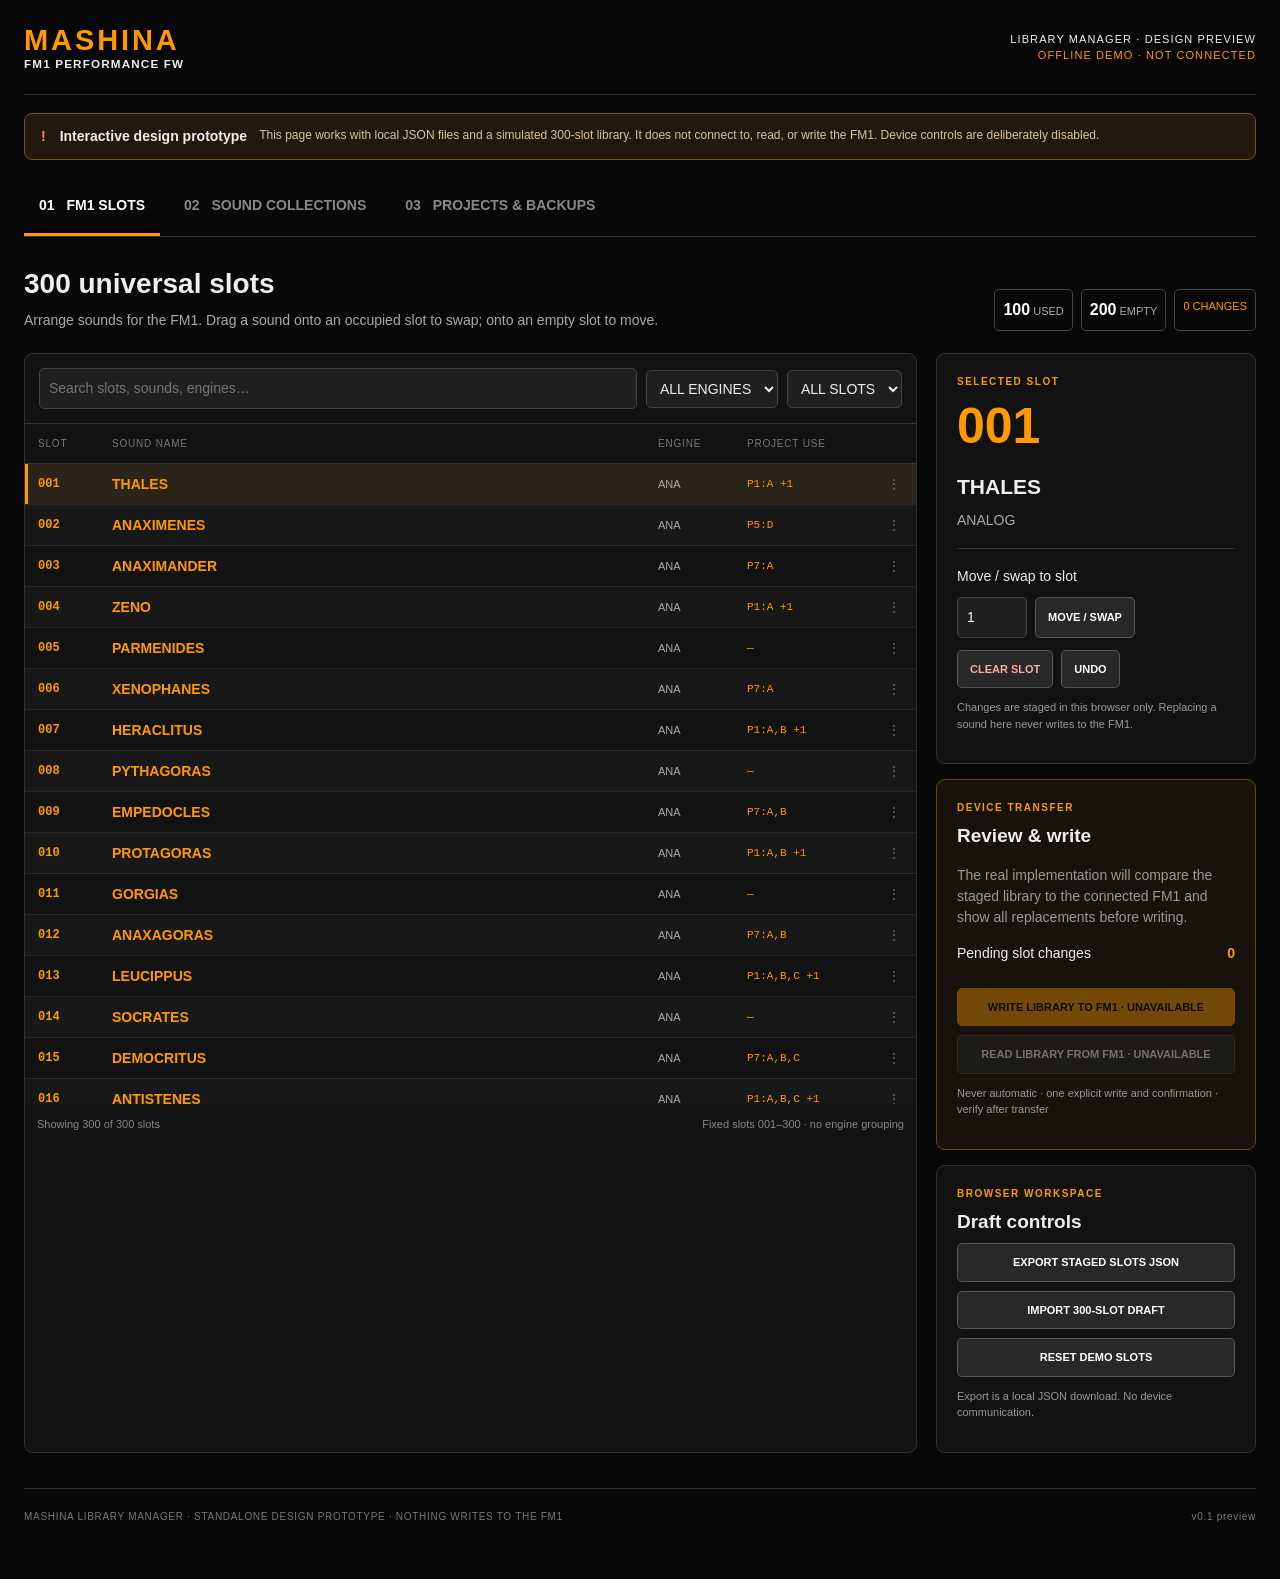
<file: web/library/index.html>
<!doctype html>
<html lang="en">
<head>
<meta charset="utf-8"><meta name="viewport" content="width=device-width,initial-scale=1">
<meta name="theme-color" content="#080808">
<title>MASHINA — Library Manager (Prototype)</title>
<link rel="stylesheet" href="style.css">
</head>
<body>
<div class="shell">
  <header class="masthead"><a class="brand" href="../"><span>MASHINA</span><small>FM1 PERFORMANCE FW</small></a><div class="mast-right"><span class="phase">LIBRARY MANAGER · DESIGN PREVIEW</span><span class="demo">OFFLINE DEMO · NOT CONNECTED</span></div></header>
  <div class="notice"><span class="notice-icon">!</span><div><strong>Interactive design prototype</strong><span>This page works with local JSON files and a simulated 300-slot library. It does not connect to, read, or write the FM1. Device controls are deliberately disabled.</span></div></div>
  <nav class="tabs" aria-label="Library sections"><button class="tab active" data-tab="device">01 <span>FM1 SLOTS</span></button><button class="tab" data-tab="collections">02 <span>SOUND COLLECTIONS</span></button><button class="tab" data-tab="projects">03 <span>PROJECTS & BACKUPS</span></button></nav>
  <main>
    <section class="panel active" id="tab-device" aria-label="FM1 slots">
      <div class="section-heading"><div><h1>300 universal slots</h1><p>Arrange sounds for the FM1. Drag a sound onto an occupied slot to swap; onto an empty slot to move.</p></div><div class="meta-pills"><span class="pill"><b id="usedCount">0</b> USED</span><span class="pill"><b id="emptyCount">300</b> EMPTY</span><span class="pill orange" id="dirtyCount">0 CHANGES</span></div></div>
      <div class="layout-device">
        <div class="main-card">
          <div class="toolbar"><input id="slotSearch" type="search" placeholder="Search slots, sounds, engines…" aria-label="Search slots"><select id="slotEngine" aria-label="Filter by engine"><option value="">ALL ENGINES</option></select><select id="slotStatus" aria-label="Filter by occupancy"><option value="all">ALL SLOTS</option><option value="used">OCCUPIED</option><option value="empty">EMPTY</option><option value="changed">CHANGED</option></select></div>
          <div class="table-heading"><span>SLOT</span><span>SOUND NAME</span><span>ENGINE</span><span>PROJECT USE</span><span></span></div>
          <div class="slot-list" id="slotList" role="list" aria-label="300 sound slots"></div>
          <div class="table-foot"><span id="slotShowing">Showing 300 slots</span><span>Fixed slots 001–300 · no engine grouping</span></div>
        </div>
        <aside class="side-stack">
          <div class="side-card"><div class="eyebrow">SELECTED SLOT</div><div class="slot-hero" id="selectedNumber">001</div><h2 id="selectedName">EMPTY</h2><div class="muted" id="selectedEngine">No sound assigned</div><div class="hr"></div><label for="destinationSlot">Move / swap to slot</label><div class="inline"><input id="destinationSlot" type="number" min="1" max="300" value="1"><button id="moveButton" class="ghost">MOVE / SWAP</button></div><div class="inline spaced"><button id="clearButton" class="ghost danger">CLEAR SLOT</button><button id="undoButton" class="ghost">UNDO</button></div><p class="tiny">Changes are staged in this browser only. Replacing a sound here never writes to the FM1.</p></div>
          <div class="side-card accent"><div class="eyebrow">DEVICE TRANSFER</div><h3>Review & write</h3><p class="muted">The real implementation will compare the staged library to the connected FM1 and show all replacements before writing.</p><div class="countline"><span>Pending slot changes</span><strong id="pendingCount">0</strong></div><button class="primary full" disabled title="Disabled in this design prototype">WRITE LIBRARY TO FM1 · UNAVAILABLE</button><button class="ghost full" disabled title="Disabled in this design prototype">READ LIBRARY FROM FM1 · UNAVAILABLE</button><p class="tiny">Never automatic · one explicit write and confirmation · verify after transfer</p></div>
          <div class="side-card"><div class="eyebrow">BROWSER WORKSPACE</div><h3>Draft controls</h3><div class="stack-buttons"><button class="ghost" id="exportSlots">EXPORT STAGED SLOTS JSON</button><button class="ghost" id="importSlots">IMPORT 300-SLOT DRAFT</button><button class="ghost" id="resetSlots">RESET DEMO SLOTS</button></div><p class="tiny">Export is a local JSON download. No device communication.</p></div>
        </aside>
      </div>
    </section>
    <section class="panel" id="tab-collections" aria-label="Sound collections">
      <div class="section-heading"><div><h1>Sound collections</h1><p>Combine sounds from any number of JSON files. Collections are independent of the FM1's 300 slots.</p></div><div class="meta-pills"><span class="pill"><b id="collectionCount">0</b> SOUNDS</span><span class="pill"><b id="fileCount">0</b> SOURCE FILES</span></div></div>
      <div class="collection-layout">
        <div class="main-card"><div class="toolbar"><input id="collectionSearch" type="search" placeholder="Search collected sounds…"><select id="collectionEngine"><option value="">ALL ENGINES</option></select><button class="primary" id="importCollections">+ IMPORT JSON FILES</button></div><div class="table-heading collected"><span>SELECT</span><span>SOUND</span><span>ENGINE</span><span>SOURCE</span><span></span></div><div id="collectionList" class="collection-list"></div><div class="table-foot"><span id="collectionShowing">0 sounds</span><span>Select multiple sounds to assign or export</span></div></div>
        <aside class="side-stack"><div class="side-card"><div class="eyebrow">COMBINE LIBRARIES</div><h3>One collection, many files</h3><p class="muted">Import MASHINA / Felucca JSON banks. Every sound retains its complete parameters and engine-specific data, including FM6 patches.</p><div class="stack-buttons"><button class="primary" id="importCollectionsSide">IMPORT ONE OR MORE JSON FILES</button><button class="ghost" id="exportCollection">EXPORT ALL AS ONE JSON</button><button class="ghost" id="exportSelected">EXPORT SELECTED AS JSON</button><button class="ghost danger" id="removeSelected">REMOVE SELECTED</button></div></div><div class="side-card"><div class="eyebrow">ASSIGN TO DEVICE DRAFT</div><h3>Sound → fixed slot</h3><p class="muted">Select one sound from the collection, enter a destination slot, and stage it in the FM1 layout.</p><label for="assignSlot">Destination slot</label><div class="inline"><input type="number" id="assignSlot" value="101" min="1" max="300"><button class="primary" id="assignSound">ASSIGN</button></div><p class="tiny">Assignment replaces the slot in the web draft only. It is not sent to your FM1.</p></div><div class="side-card"><div class="eyebrow">IMPORT SOURCES</div><div id="sourceList" class="source-list muted">No JSON files imported yet.</div></div></aside>
      </div>
    </section>
    <section class="panel" id="tab-projects" aria-label="Projects and backups"><div class="section-heading"><div><h1>Projects & backups</h1><p>Eight projects × four sections. Project sections reference sound slot numbers, not embedded sounds.</p></div><div class="meta-pills"><span class="pill"><b>8</b> PROJECTS</span><span class="pill"><b>32</b> SECTIONS</span></div></div>
      <div class="project-layout"><div class="main-card project-main"><div class="toolbar"><label for="projectSelect">PROJECT</label><select id="projectSelect"></select><label for="sectionSelect">SECTION</label><select id="sectionSelect"></select><span class="muted small">Demo data · no physical FM1 connection</span></div><div class="project-summary"><span class="eyebrow" id="projectLabel">PROJECT P1 · SECTION A</span><h2 id="projectTitle">Live section</h2><p>References are fixed slot numbers. Editing a library slot changes the sound that this section will play when loaded.</p></div><div class="table-heading trackhead"><span>TRACK</span><span>PRESET SLOT</span><span>ASSIGNED SOUND</span><span>MIDI CH</span></div><div id="projectTracks" class="track-list"></div><div class="project-foot">Track settings shown here illustrate the planned structure. Project editing and device backup transfer will be implemented with the firmware protocol.</div></div><aside class="side-stack"><div class="side-card"><div class="eyebrow">PORTABLE PROJECT DATA</div><h3>Export a template</h3><p class="muted">Project settings and referenced slot numbers, without sound data.</p><button class="ghost full" id="exportTemplate">EXPORT DEMO PROJECT TEMPLATE</button><button class="ghost full" id="importTemplate">IMPORT DEMO PROJECT TEMPLATE</button></div><div class="side-card"><div class="eyebrow">SELF-CONTAINED SETUP</div><h3>Full setup backup</h3><p class="muted">Eight projects, their sections, all settings, and a single copy of each referenced sound with its slot number.</p><div class="stack-buttons"><button class="ghost" id="exportBundle">EXPORT DEMO SETUP BUNDLE</button><button class="ghost" id="importBundle">IMPORT DEMO SETUP BUNDLE</button></div><p class="tiny">Imports and exports stage data in this browser only; firmware backup/restore is not implemented.</p></div><div class="side-card accent"><div class="eyebrow">DEVICE RESTORE</div><h3>Review before overwrite</h3><p class="muted">Future restore preview will list affected projects, sections and occupied sound slots. A single explicit confirmation starts the operation.</p><button disabled class="primary full">WRITE PROJECTS TO FM1 · UNAVAILABLE</button></div></aside></div>
    </section>
  </main>
  <footer> MASHINA LIBRARY MANAGER · STANDALONE DESIGN PROTOTYPE · NOTHING WRITES TO THE FM1 <span>v0.1 preview</span></footer>
</div>
<div id="toast" class="toast" role="status" aria-live="polite"></div>
<input id="filePicker" type="file" accept=".json,application/json" multiple hidden>
<dialog id="confirmDialog"><form method="dialog"><h2 id="dialogTitle">Confirm</h2><p id="dialogText"></p><div class="dialog-actions"><button value="cancel" class="ghost">CANCEL</button><button value="confirm" class="primary">CONFIRM</button></div></form></dialog>
<dialog id="usageDialog"><h2 id="usageTitle">PROJECT REFERENCES</h2><p id="usageText" class="usage-text"></p><form method="dialog"><div class="dialog-actions"><button class="primary">CLOSE</button></div></form></dialog>
<script src="app.js"></script>
</body>
</html>
</file>
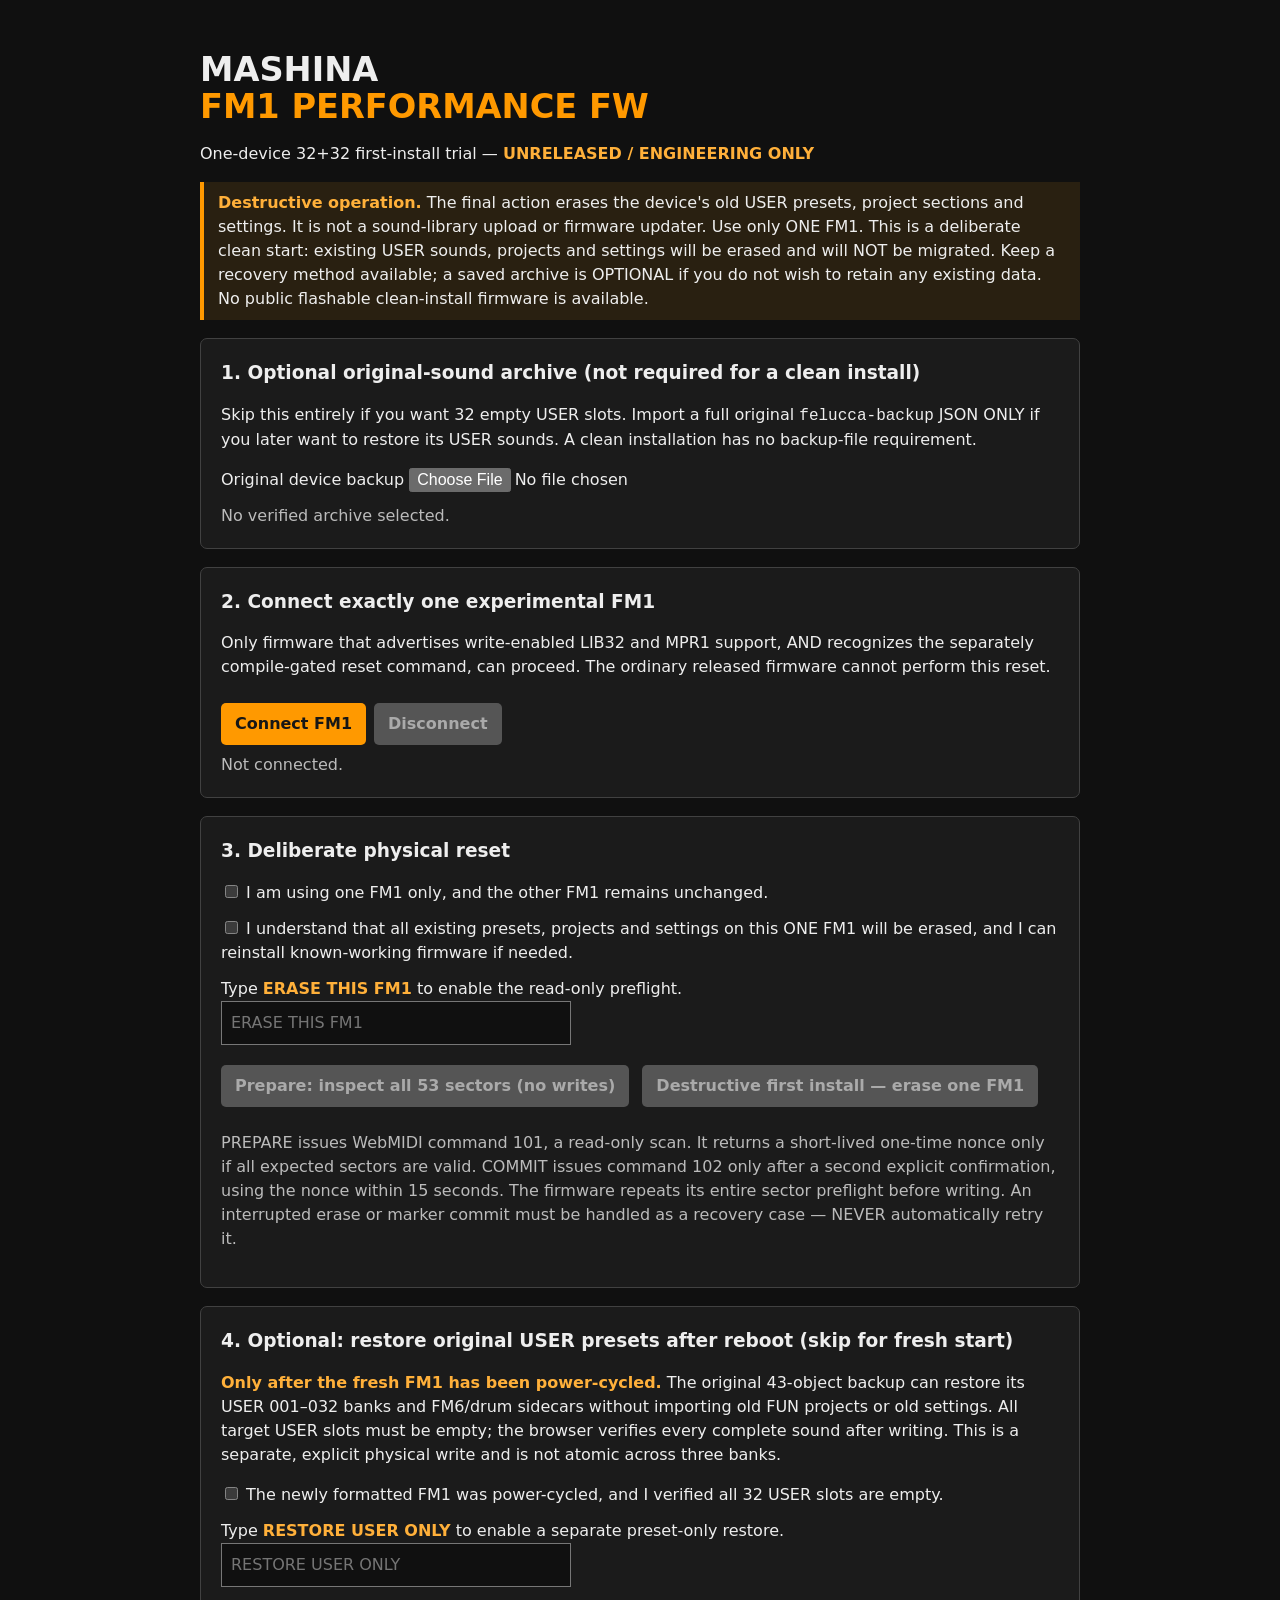
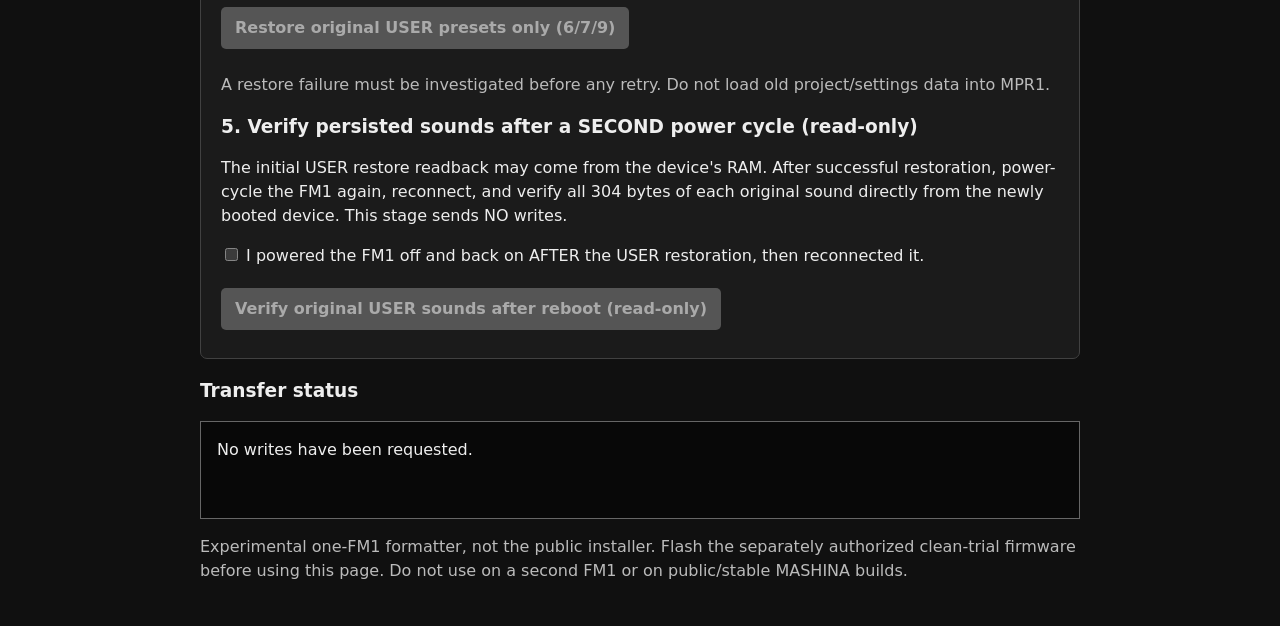
<file: web/clean-install-trial.html>
<!doctype html>
<html lang="en"><head><meta charset="utf-8"><meta name="viewport" content="width=device-width,initial-scale=1">
<title>MASHINA — one-device clean-install trial (UNRELEASED)</title>
<style>
:root{color-scheme:dark;font:16px system-ui,Arial,sans-serif;background:#101010;color:#eee}
body{max-width:880px;margin:0 auto;padding:28px 18px;line-height:1.5}
h1{font-size:2.1rem;line-height:1.12;margin-bottom:8px}h1 span{color:#ff9900}
h2{font-size:1.16rem;margin-top:0}
.panel{background:#1b1b1b;border:1px solid #414141;border-radius:7px;padding:20px;margin:18px 0}
.warning{border-left:4px solid #ff9900;padding:9px 14px;background:#292011}
label{display:block;margin:12px 0}
button,input[type=text],input[type=file]{font:inherit}
button{padding:9px 14px;background:#ff9900;color:#161616;border:0;border-radius:5px;font-weight:700;margin:8px 8px 8px 0}
button:disabled{background:#555;color:#aaa;cursor:not-allowed}
input[type=text]{padding:9px;background:#101010;color:#fff;border:1px solid #777;max-width:100%;width:330px}
small,.subtle{color:#bbb}
#status{white-space:pre-wrap;word-break:break-word;border:1px solid #666;background:#080808;padding:16px;min-height:64px}
strong{color:#ffb03a}
</style></head><body>
<h1>MASHINA<br><span>FM1 PERFORMANCE FW</span></h1>
<p>One-device 32+32 first-install trial — <strong>UNRELEASED / ENGINEERING ONLY</strong></p>
<p class="warning"><strong>Destructive operation.</strong> The final action erases the device's old USER presets, project sections and settings. It is not a sound-library upload or firmware updater. Use only ONE FM1. This is a deliberate clean start: existing USER sounds, projects and settings will be erased and will NOT be migrated. Keep a recovery method available; a saved archive is OPTIONAL if you do not wish to retain any existing data. No public flashable clean-install firmware is available.</p>
<section class="panel"><h2>1. Optional original-sound archive (not required for a clean install)</h2>
<p>Skip this entirely if you want 32 empty USER slots. Import a full original <code>felucca-backup</code> JSON ONLY if you later want to restore its USER sounds. A clean installation has no backup-file requirement.</p>
<label>Original device backup <input id="archive" type="file" accept=".json,application/json"></label>
<div id="archive-state" class="subtle">No verified archive selected.</div>
</section>
<section class="panel"><h2>2. Connect exactly one experimental FM1</h2>
<p>Only firmware that advertises write-enabled LIB32 and MPR1 support, AND recognizes the separately compile-gated reset command, can proceed. The ordinary released firmware cannot perform this reset.</p>
<button id="connect" type="button">Connect FM1</button><button id="disconnect" type="button" disabled>Disconnect</button>
<div id="device-state" class="subtle">Not connected.</div>
</section>
<section class="panel"><h2>3. Deliberate physical reset</h2>
<label><input type="checkbox" id="one-unit"> I am using one FM1 only, and the other FM1 remains unchanged.</label>
<label><input type="checkbox" id="rollback"> I understand that all existing presets, projects and settings on this ONE FM1 will be erased, and I can reinstall known-working firmware if needed.</label>
<label>Type <strong>ERASE THIS FM1</strong> to enable the read-only preflight.<br>
<input id="phrase" type="text" autocomplete="off" spellcheck="false" placeholder="ERASE THIS FM1"></label>
<button id="preflight" type="button" disabled>Prepare: inspect all 53 sectors (no writes)</button>
<button id="commit" type="button" disabled>Destructive first install — erase one FM1</button>
<p class="subtle">PREPARE issues WebMIDI command 101, a read-only scan. It returns a short-lived one-time nonce only if all expected sectors are valid. COMMIT issues command 102 only after a second explicit confirmation, using the nonce within 15 seconds. The firmware repeats its entire sector preflight before writing. An interrupted erase or marker commit must be handled as a recovery case — NEVER automatically retry it.</p>
</section>
<section class="panel"><h2>4. Optional: restore original USER presets after reboot (skip for fresh start)</h2>
<p><strong>Only after the fresh FM1 has been power-cycled.</strong> The original 43-object backup can restore its USER 001–032 banks and FM6/drum sidecars without importing old FUN projects or old settings. All target USER slots must be empty; the browser verifies every complete sound after writing. This is a separate, explicit physical write and is not atomic across three banks.</p>
<label><input id="fresh-boot" type="checkbox"> The newly formatted FM1 was power-cycled, and I verified all 32 USER slots are empty.</label>
<label>Type <strong>RESTORE USER ONLY</strong> to enable a separate preset-only restore.<br>
<input id="restore-phrase" type="text" autocomplete="off" spellcheck="false" placeholder="RESTORE USER ONLY"></label>
<button id="restore-users" type="button" disabled>Restore original USER presets only (6/7/9)</button>
<p class="subtle">A restore failure must be investigated before any retry. Do not load old project/settings data into MPR1.</p>
<h2>5. Verify persisted sounds after a SECOND power cycle (read-only)</h2>
<p>The initial USER restore readback may come from the device's RAM. After successful restoration, power-cycle the FM1 again, reconnect, and verify all 304 bytes of each original sound directly from the newly booted device. This stage sends NO writes.</p>
<label><input type="checkbox" id="post-restore-reboot"> I powered the FM1 off and back on AFTER the USER restoration, then reconnected it.</label>
<button id="verify-reboot" type="button" disabled>Verify original USER sounds after reboot (read-only)</button>
</section>
<h2>Transfer status</h2><div role="status" aria-live="polite" id="status">No writes have been requested.</div>
<p class="subtle">Experimental one-FM1 formatter, not the public installer. Flash the separately authorized clean-trial firmware before using this page. Do not use on a second FM1 or on public/stable MASHINA builds.</p>
<script type="module">
import {connectLibraryMidi} from "./presets-library-midi.mjs";
import {readBackup} from "./fm1backup.js";
import {restoreOriginalUserBanks,verifyOriginalUserBanksAfterReboot} from "./legacy-user-bank-restore.mjs";
const $=id=>document.getElementById(id);
let midi=null, validArchive=false, verifiedOriginal=null, authorizedFirmware=false, restoreCapable=false,nonce=null,preparedAt=0,busy=false,resetDone=false,restoreDone=false,verifiedAfterReboot=false;
const status=s=>{$("status").textContent=s;};
function invalidate(){nonce=null;preparedAt=0;$("commit").disabled=true;}
function canPrepare(){return !busy&&!resetDone&&authorizedFirmware&&$("one-unit").checked&&
  $("rollback").checked&&$("phrase").value==="ERASE THIS FM1";}
function refresh(){
 $("connect").disabled=busy;
 $("disconnect").disabled=busy||!midi;
 $("preflight").disabled=!canPrepare();
 $("restore-users").disabled=busy||restoreDone||!validArchive||!restoreCapable||!midi||!$("fresh-boot").checked||
   !$("one-unit").checked||!$("rollback").checked||$("restore-phrase").value!=="RESTORE USER ONLY";
 $("verify-reboot").disabled=busy||!validArchive||!restoreCapable||!midi||!$("post-restore-reboot").checked||verifiedAfterReboot;
 if(!canPrepare())invalidate();
}
async function request(cmd,args){
 if(!midi)throw Error("FM1 is not connected");
 return Uint8Array.from(await midi.request(cmd,args,{timeout:cmd===102?120000:60000,retries:0}));
}
$("archive").addEventListener("change",async e=>{
 validArchive=false;verifiedOriginal=null;verifiedAfterReboot=false;invalidate();
 const file=e.target.files?.[0];
 try{
  if(!file)throw Error("Select your original legacy JSON");
  const data=JSON.parse(await file.text());
  const backup=readBackup(data);
  if(backup.objects.length!==43)throw Error("Expected exactly 43 legacy objects");
  validArchive=true;verifiedOriginal=data;
  $("archive-state").textContent="Verified 43 legacy objects and individual CRC32 checksums: "+file.name;
  status("Optional original backup verified locally. It is NOT required for clean installation.");
 }catch(error){$("archive-state").textContent="Backup refused: "+error.message;status("No write authorized.");}
 refresh();
});
$("connect").addEventListener("click",async()=>{
 if(busy)return;busy=true;refresh();
 try{
  midi?.close();midi=null;authorizedFirmware=false;restoreCapable=false;invalidate();
  const candidate=await connectLibraryMidi();
  midi=candidate;
  const lib=await request(89,[]);
  const project=await request(95,[]);
  restoreCapable=lib.length===3&&lib[0]===1&&lib[1]===32&&lib[2]===1&&
    (project.length===3||project.length===4)&&project[0]===1&&project[1]===32&&project[2]===1;
  authorizedFirmware=restoreCapable&&project.length===4&&project[3]===1;
  $("device-state").textContent="Connected: "+candidate.name+"; "+(authorizedFirmware?
    "experimental write-enabled capabilities detected (a further read-only format preflight is required)":
    "no authorized formatter capability — reset disabled");
  status("Connected without writing. No erase requested.");
 }catch(err){midi?.close();midi=null;authorizedFirmware=false;status("Connect refused: "+err.message);}
 finally{busy=false;refresh();}
});
$("disconnect").addEventListener("click",()=>{
 midi?.close();midi=null;authorizedFirmware=false;invalidate();
 $("device-state").textContent="Disconnected.";status("Disconnected. No further writes possible.");refresh();
});
for(const id of ["one-unit","rollback","phrase"])$(id).addEventListener("input",()=>{invalidate();refresh();});
for(const id of ["fresh-boot","restore-phrase","post-restore-reboot"])$(id).addEventListener("input",refresh);
$("preflight").addEventListener("click",async()=>{
 if(!canPrepare())return;
 busy=true;invalidate();refresh();
 try{
  const response=await request(101,[]);
  if(response.length!==2 || response[0]!==0 || response[1]>127)
   throw Error("Firmware refused complete 53-sector preflight (code "+Array.from(response).join(",")+")");
  nonce=response[1];preparedAt=Date.now();
  status("Read-only 53-sector preflight ACCEPTED. No flash erase has occurred. To proceed, use the destructive confirmation within 15 seconds.");
  $("commit").disabled=false;
 }catch(error){status("Preflight BLOCKED: "+error.message+". Do not attempt COMMIT.");}
 finally{busy=false;refresh();if(nonce!==null&&canPrepare())$("commit").disabled=false;}
});
$("restore-users").addEventListener("click",async()=>{
 if(busy||!midi||!restoreCapable||!validArchive||!verifiedOriginal||
    !$("fresh-boot").checked||!$("one-unit").checked||!$("rollback").checked||
    $("restore-phrase").value!=="RESTORE USER ONLY")return;
 if(!confirm("RESTORE ORIGINAL USER SOUNDS ONLY\\n\\nThis writes USER banks 6/7 plus FM6/drum companions 9. It does not restore old project sections or device settings. Continue on the freshly formatted FM1?"))return;
 busy=true;refresh();
 try{
  const result=await restoreOriginalUserBanks((cmd,args,options)=>midi.request(cmd,args,options),
    verifiedOriginal,{authorized:true,progress:(i,n)=>status("USER-only restore: committed bank "+i+"/"+n+"; readback still required.")});
  restoreDone=true;
  $("post-restore-reboot").checked=false;
  status("INITIAL RESTORE READBACK PASSED for "+result.verifiedSounds+" USER sounds. Now POWER CYCLE and RECONNECT this FM1, check the post-restore reboot box, then run the separate READ-ONLY persistence verification. This is not yet a validated persistent restore.");
 }catch(error){status("STOP USER RESTORE: "+error.message+" The target might be partially restored. Do not retry automatically or restore old projects/settings.");}
 finally{busy=false;refresh();}
});
$("verify-reboot").addEventListener("click",async()=>{
 if(busy||!midi||!validArchive||!verifiedOriginal||!restoreCapable||
    !$("post-restore-reboot").checked||verifiedAfterReboot)return;
 busy=true;refresh();
 try{
  const result=await verifyOriginalUserBanksAfterReboot(
    (cmd,args,options)=>midi.request(cmd,args,options),verifiedOriginal);
  verifiedAfterReboot=true;
  status("POST-REBOOT READ-ONLY VERIFICATION PASSED: "+result.verifiedSounds+
    " original USER sounds with all 304 bytes including FM6/drum companions match the untouched archive. No device writes were performed. Independently audition the sounds before considering the trial complete.");
 }catch(error){
  status("POST-REBOOT VERIFICATION FAILED: "+error.message+
    ". No writes were sent by this verification. Preserve the archive and investigate; do NOT automatically retry restoration.");
 }finally{busy=false;refresh();}
});
$("commit").addEventListener("click",async()=>{
 if(!canPrepare()||nonce===null||Date.now()-preparedAt>12000){invalidate();status("Authorization expired. Repeat read-only preflight.");return;}
 const accepted=confirm("DESTRUCTIVE FIRST INSTALL\n\nThis will ERASE ALL old USER presets, projects and settings on ONE connected FM1 and start with 32 empty USER slots, 32 factory LIBRARY fallbacks, and eight empty projects. This is the fresh start you selected. Continue?");
 if(!accepted){invalidate();status("Cancelled; no destructive command sent.");return;}
 const ticket=nonce;invalidate();busy=true;refresh();
 try{
  const phrase=Array.from("MASHINA32",c=>c.charCodeAt(0));
  const response=await request(102,[...phrase,ticket]);
  if(response.length!==1 || response[0]!==0)throw Error("Firmware rejected/failed reset (response "+Array.from(response).join(",")+"). Do not retry before inspecting recovery state.");
  resetDone=true;
  status("Firmware reported completed one-device clean initialization. POWER CYCLE THIS FM1 before any edits/saves. Verify 32 empty USER slots, 32 compiled LIBRARY fallbacks and eight empty projects A–D. Do not re-run initialization.");
 }catch(error){status("STOP: "+error.message+" The formatter may have partially erased flash. Do not resend COMMIT or restart formatting automatically.");}
 finally{busy=false;refresh();}
});
refresh();
</script>
</body></html>
</file>
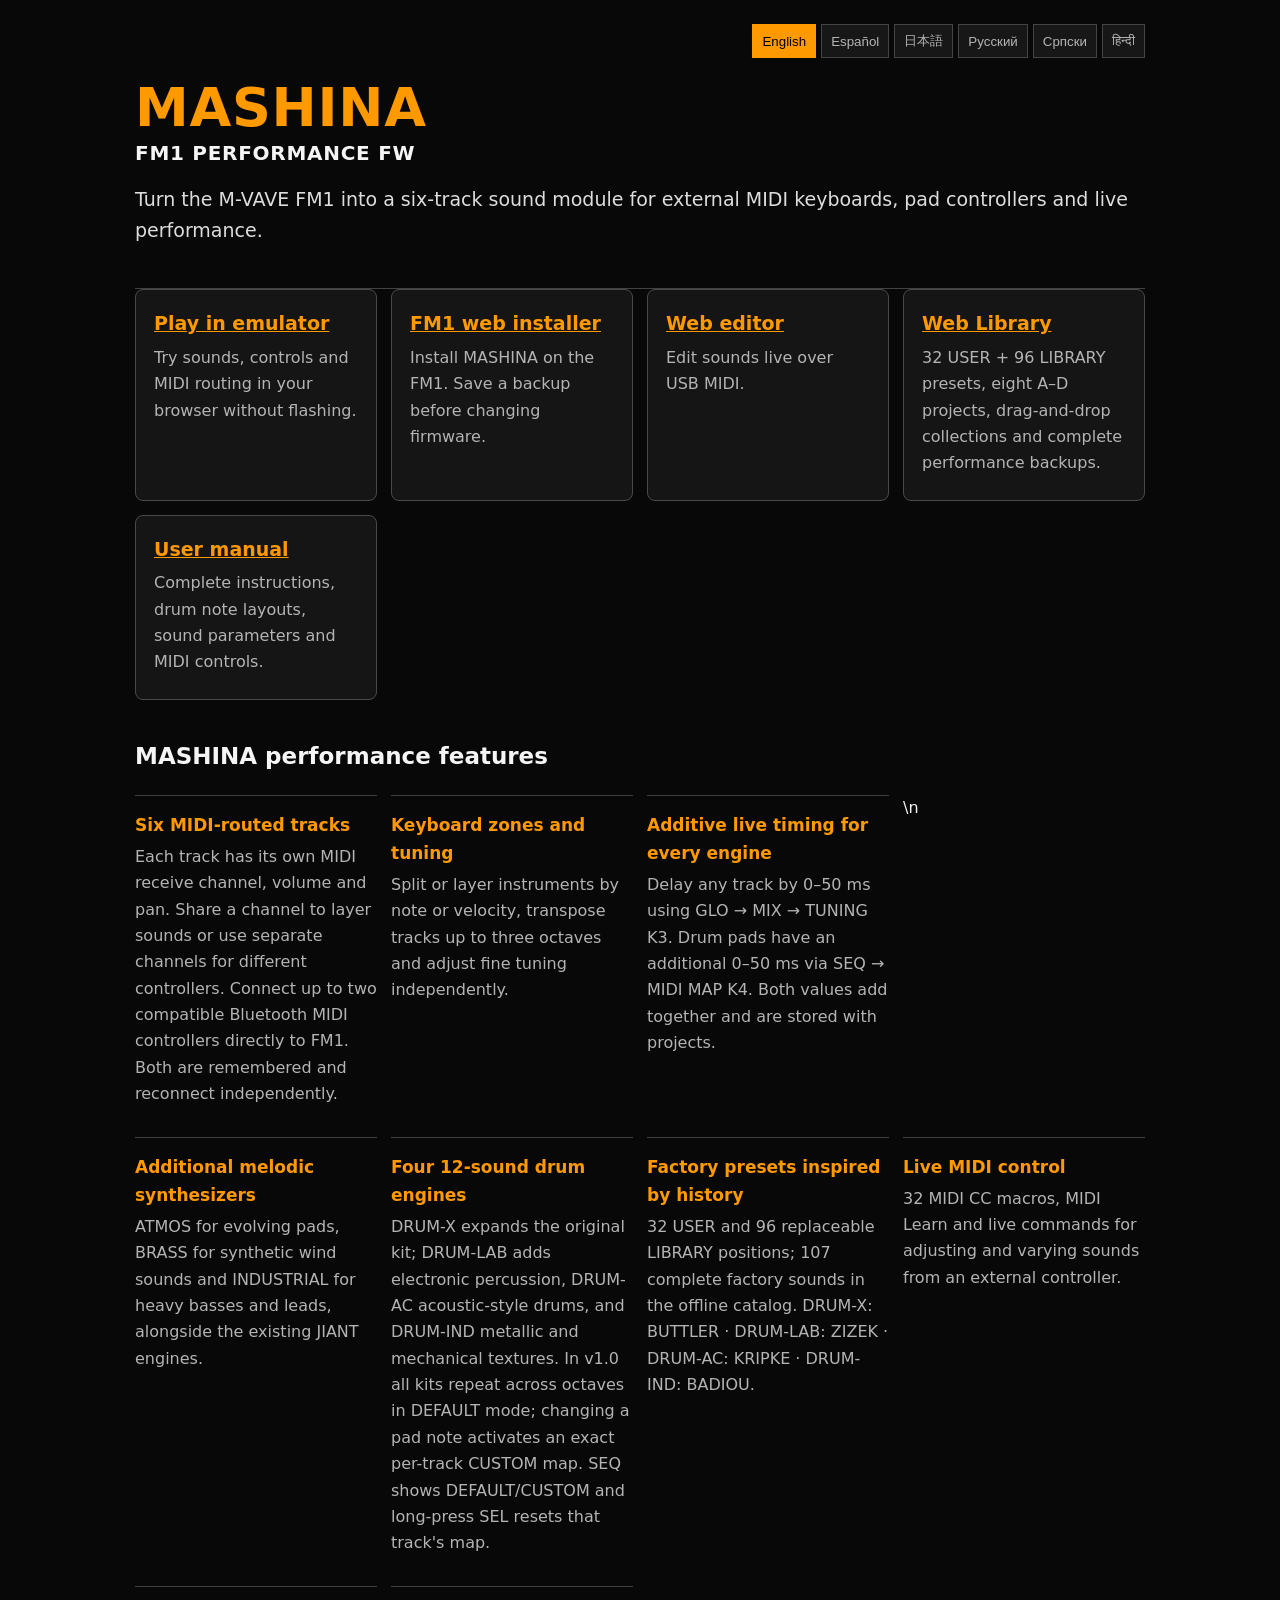
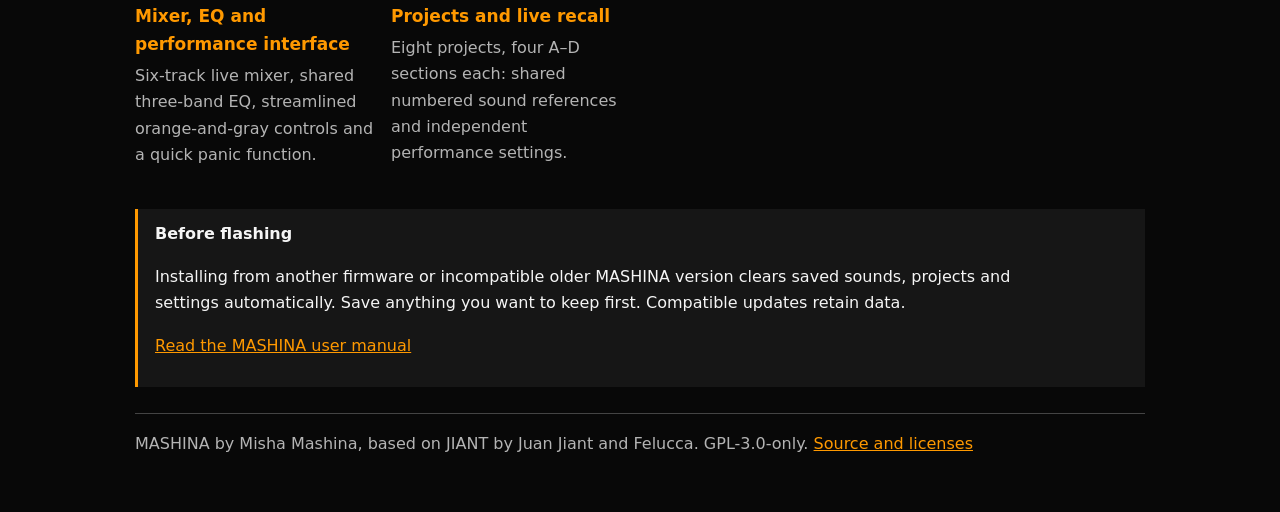
<file: web/drums-home.html>
<!doctype html>
<!-- SPDX-License-Identifier: GPL-3.0-only -->
<html lang="en"><head>
<meta charset="utf-8"><meta name="viewport" content="width=device-width,initial-scale=1">
<meta name="theme-color" content="#080808">
<title>MASHINA — FM1 PERFORMANCE FW</title>
<meta name="description" content="MASHINA v1.0: six-track M-VAVE FM1 performance firmware with new synthesizers, four drum engines, flexible MIDI control, EQ and live project recall.">
<style>
:root{color-scheme:dark;--fg:#f5f5f5;--dim:#b4b4b4;--accent:#ff9900;background:#080808;color:var(--fg);font:16px/1.65 system-ui,sans-serif}
*{box-sizing:border-box}body{max-width:1050px;margin:auto;padding:24px 20px 55px}
.mashina-brand{display:inline-flex;flex-direction:column;text-decoration:none;line-height:1.2;letter-spacing:.045em;color:var(--accent)}
.mashina-brand strong{font-size:clamp(30px,5vw,54px)}
.mashina-brand span{font-size:clamp(15px,2vw,20px);color:var(--fg);font-weight:600}
.mashina-langs{display:flex;gap:5px;flex-wrap:wrap;justify-content:flex-end;margin:0 0 18px}
.mashina-langs button{background:#171717;border:1px solid #444;color:var(--dim);padding:7px 9px;cursor:pointer}
.mashina-langs button[aria-pressed=true]{background:var(--accent);color:#000;border-color:var(--accent)}
header{border-bottom:1px solid #424242;padding-bottom:23px}
h2{font-size:23px;margin-top:38px}p{max-width:85ch}.intro{font-size:19px;color:#ddd}
.cards,.features{display:grid;grid-template-columns:repeat(auto-fit,minmax(230px,1fr));gap:14px}
.card{padding:18px;background:#151515;border:1px solid #494949;border-radius:8px}
.card a{font-weight:700;font-size:19px}.card p,.feature p{color:var(--dim);margin:5px 0}
.feature{padding:10px 0;border-top:1px solid #404040}
.feature h3{color:var(--accent);font-size:17px;margin:5px 0}
.notice{border-left:3px solid var(--accent);padding:12px 17px;background:#161616;margin:26px 0}
a{color:var(--accent)}footer{border-top:1px solid #444;padding-top:17px;color:var(--dim)}
</style></head><body data-mashina-page="home">
<nav id="mashina-langs"></nav>
<header>
<a class="mashina-brand" href="https://github.com/MishaMashinaMM/mashina-fm1-fw"><strong>MASHINA</strong><span>FM1 PERFORMANCE FW</span></a>
<p class="intro" data-i18n="intro">Turn the M-VAVE FM1 into a six-track sound module for external MIDI keyboards, pad controllers and live performance.</p>
</header>
<nav class="cards" aria-label="MASHINA tools">
<div class="card"><a href="emu/" data-i18n="emu">Play in emulator</a><p data-i18n="emuDesc">Try sounds, controls and MIDI routing in your browser without flashing.</p></div>
<div class="card"><a href="webapp/installer/" data-i18n="installer">FM1 web installer</a><p data-i18n="installerDesc">Install MASHINA on the FM1. Save a backup before changing firmware.</p></div>
<div class="card"><a href="webapp/editor/" data-i18n="editor">Web editor</a><p data-i18n="editorDesc">Edit sounds live over USB MIDI.</p></div>
<div class="card"><a href="web-library/" data-i18n="webLibrary">Web Library</a><p data-i18n="webLibraryDesc">32 USER + 96 LIBRARY presets, eight A–D projects, drag-and-drop collections and complete performance backups.</p></div>
<div class="card"><a href="manual/" data-i18n="manual">User manual</a><p data-i18n="manualDesc">Complete instructions, drum note layouts, sound parameters and MIDI controls.</p></div>
</nav>
<main><h2 data-i18n="features">MASHINA performance features</h2><div class="features">
<section class="feature"><h3 data-i18n="midiTitle">Six MIDI-routed tracks</h3><p data-i18n="midi">Each track has its own MIDI receive channel, volume and pan. Share a channel to layer sounds or use separate channels for different controllers. Connect up to two compatible Bluetooth MIDI controllers directly to FM1. Both are remembered and reconnect independently.</p></section>
<section class="feature"><h3 data-i18n="zonesTitle">Keyboard zones and tuning</h3><p data-i18n="zones">Split or layer instruments by note or velocity, transpose tracks up to three octaves and adjust fine tuning independently.</p></section>
<section class="feature"><h3 data-i18n="timingTitle">Additive live timing for every engine</h3><p data-i18n="timing">Delay each track by 0–50 ms with GLO → MIX → TUNING K3, including melodic engines. On the four drum engines, SEQ → MIDI MAP K4 adds 0–50 ms per pad. The delays add together and are saved with projects.</p></section>\n<section class="feature"><h3 data-i18n="synthTitle">Additional melodic synthesizers</h3><p data-i18n="synth">ATMOS for evolving pads, BRASS for synthetic wind sounds and INDUSTRIAL for heavy basses and leads, alongside the existing JIANT engines.</p></section>
<section class="feature"><h3 data-i18n="drumTitle">Four 12-sound drum engines</h3><p data-i18n="drum">DRUM-X expands the original kit; DRUM-LAB adds electronic percussion, DRUM-AC acoustic-style drums, and DRUM-IND metallic and mechanical textures.</p></section>
<section class="feature"><h3 data-i18n="presetsTitle">Factory presets inspired by history</h3><p data-i18n="presets">32 USER and 96 replaceable LIBRARY positions are available on FM1. The Web Library includes 107 complete factory sounds. Many presets are named after philosophers and historical thinkers; DRUM-X, DRUM-LAB, DRUM-AC and DRUM-IND use numbered BUTTLER, ZIZEK, KRIPKE and BADIOU kits.</p></section>
<section class="feature"><h3 data-i18n="macroTitle">Live MIDI control</h3><p data-i18n="macro">32 MIDI CC macros, MIDI Learn and live commands for adjusting and varying sounds from an external controller.</p></section>
<section class="feature"><h3 data-i18n="mixTitle">Mixer, EQ and performance interface</h3><p data-i18n="mix">Six-track live mixer, shared three-band EQ, streamlined orange-and-gray controls and a quick panic function.</p></section>
<section class="feature"><h3 data-i18n="projectTitle">Projects and live recall</h3><p data-i18n="project">Eight projects with four A–D sections share numbered sound references and retain independent performance settings.</p></section>
</div>
<section class="notice"><strong data-i18n="safetyTitle">Before flashing</strong><p data-i18n="safety">Installing from another firmware or incompatible older MASHINA version clears saved sounds, projects and settings automatically. Save anything you want to keep first. Compatible updates retain data.</p><p><a href="manual/" data-i18n="readManual">Read the MASHINA user manual</a></p></section>
</main>
<footer><span data-i18n="credit">MASHINA by Misha Mashina, based on JIANT by Juan Jiant and Felucca. GPL-3.0-only.</span> <a href="https://github.com/MishaMashinaMM/mashina-fm1-fw" data-i18n="source">Source and licenses</a></footer>
<script defer src="mashina-nav.js"></script>
<script defer src="mashina-translations.js"></script>
</body></html>
</file>
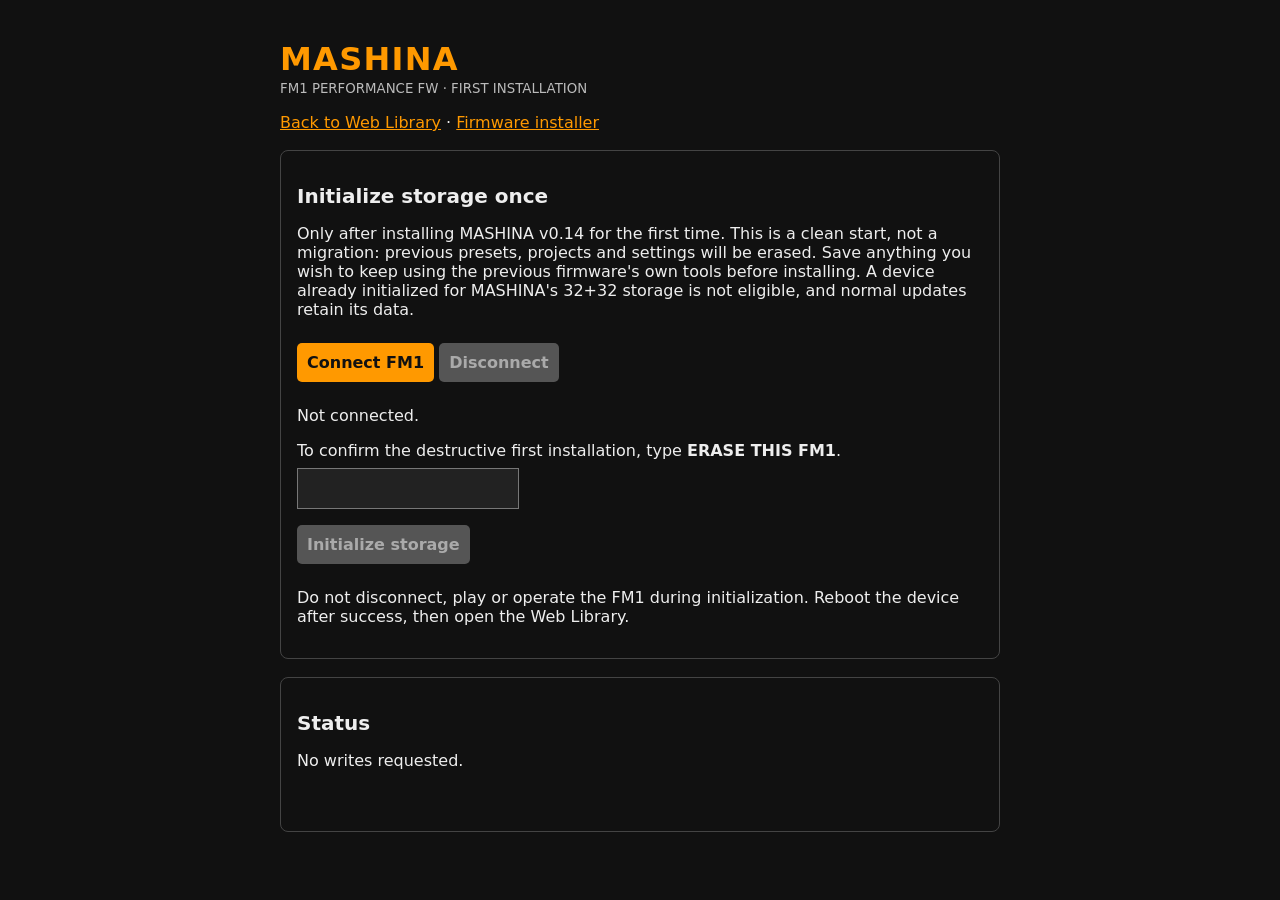
<file: web/initialize-library.html>
<!doctype html>
<html lang="en"><head><meta charset="utf-8"><meta name="viewport" content="width=device-width,initial-scale=1"><title>MASHINA · First installation</title>
<style>body{background:#111;color:#eee;font:16px system-ui,sans-serif;max-width:720px;margin:40px auto;padding:0 18px}h1{color:#f90;letter-spacing:.04em;margin-bottom:0}h2{font-size:20px}small{color:#bbb}a{color:#f90}button,input{font:inherit;padding:10px;margin:8px 0}button{background:#f90;color:#111;border:0;border-radius:5px;font-weight:700;cursor:pointer}button:disabled{background:#555;color:#aaa;cursor:default}input{background:#222;color:#eee;border:1px solid #777}section{border:1px solid #444;border-radius:8px;padding:16px;margin:18px 0}#status{white-space:pre-wrap;min-height:3em}label{display:block}</style></head>
<body><h1>MASHINA</h1><small>FM1 PERFORMANCE FW · FIRST INSTALLATION</small>
<p><a href="./">Back to Web Library</a> · <a href="../webapp/installer/">Firmware installer</a></p>
<section><h2>Initialize storage once</h2><p>Only after installing MASHINA v0.14 for the first time. This is a clean start, not a migration: previous presets, projects and settings will be erased. Save anything you wish to keep using the previous firmware's own tools before installing. A device already initialized for MASHINA's 32+32 storage is not eligible, and normal updates retain its data.</p>
<button id="connect">Connect FM1</button> <button id="disconnect" disabled>Disconnect</button>
<p id="device">Not connected.</p><label>To confirm the destructive first installation, type <strong>ERASE THIS FM1</strong>.<br><input id="phrase" autocomplete="off" spellcheck="false" disabled></label>
<button id="initialize" disabled>Initialize storage</button>
<p>Do not disconnect, play or operate the FM1 during initialization. Reboot the device after success, then open the Web Library.</p></section>
<section><h2>Status</h2><p id="status" role="status" aria-live="polite">No writes requested.</p></section>
<script type="module">
import {connectLibraryMidi} from "./presets-library-midi.mjs";
const $=id=>document.getElementById(id);
let connection=null,eligible=false,busy=false,attempted=false;
const status=s=>{$("status").textContent=s;};
function render(){
  $("connect").disabled=busy||!!connection;
  $("disconnect").disabled=busy||!connection;
  $("phrase").disabled=busy||!eligible||attempted;
  $("initialize").disabled=busy||!eligible||attempted||$("phrase").value!=="ERASE THIS FM1";
}
function lost(){connection=null;eligible=false;status("Disconnected. If a transfer was in progress, inspect the device before any further action.");render();}
$("connect").onclick=async()=>{
  busy=true;render();
  try{
    connection=await connectLibraryMidi({onDisconnect:lost});
    const current=connection;
    const lib=await current.request(89,[]),project=await current.request(95,[]);
    if(connection!==current||!current.connected)throw Error("Connection lost");
    eligible=lib.length===3&&lib[0]===1&&lib[1]===32&&lib[2]===0&&project.length===4&&project[0]===1&&project[1]===32&&project[2]===0&&project[3]===1;
    $("device").textContent=current.name+(eligible?" · first installation required":" · initialization unavailable");
    status(eligible?"Uninitialized MASHINA storage detected. No writes performed.":"This firmware is not eligible for first initialization. If it is already initialized, use the Web Library.");
  }catch(e){connection?.close();connection=null;eligible=false;status(e.message);}
  finally{busy=false;render();}
};
$("disconnect").onclick=()=>{connection?.close();connection=null;eligible=false;$("phrase").value="";$("device").textContent="Not connected.";render();};
$("phrase").oninput=render;
$("initialize").onclick=async()=>{
  if(!eligible||busy||attempted||$("phrase").value!=="ERASE THIS FM1")return;
  if(!confirm("Initialize MASHINA storage? Existing presets, projects and settings on this FM1 will be erased. This cannot be undone."))return;
  busy=true;attempted=true;render();const current=connection;
  try{
    status("Inspecting the 53 owned user-data sectors; no writes yet…");
    const ticket=await current.request(101,[],{timeout:60000,retries:0});
    if(connection!==current||!current.connected||ticket.length!==2||ticket[0]!==0)throw Error("First-install preflight refused: "+Array.from(ticket));
    status("Initializing MASHINA user-data storage. Do not disconnect USB.");
    const result=await current.request(102,[77,65,83,72,73,78,65,51,50,ticket[1]],{timeout:120000,retries:0});
    if(connection!==current||!current.connected||result.length!==1||result[0]!==0)throw Error("Initialization did not complete: "+Array.from(result));
    status("SUCCESS. Power-cycle the FM1 now, then open Web Library and capture a complete backup.");
  }catch(e){status("STOP — "+e.message+". Do not automatically retry. Inspect the device and keep any original backup.");}
  finally{eligible=false;busy=false;render();}
};
window.addEventListener("beforeunload",e=>{if(busy){e.preventDefault();e.returnValue="";}else connection?.close();});
render();
</script></body></html>
</file>
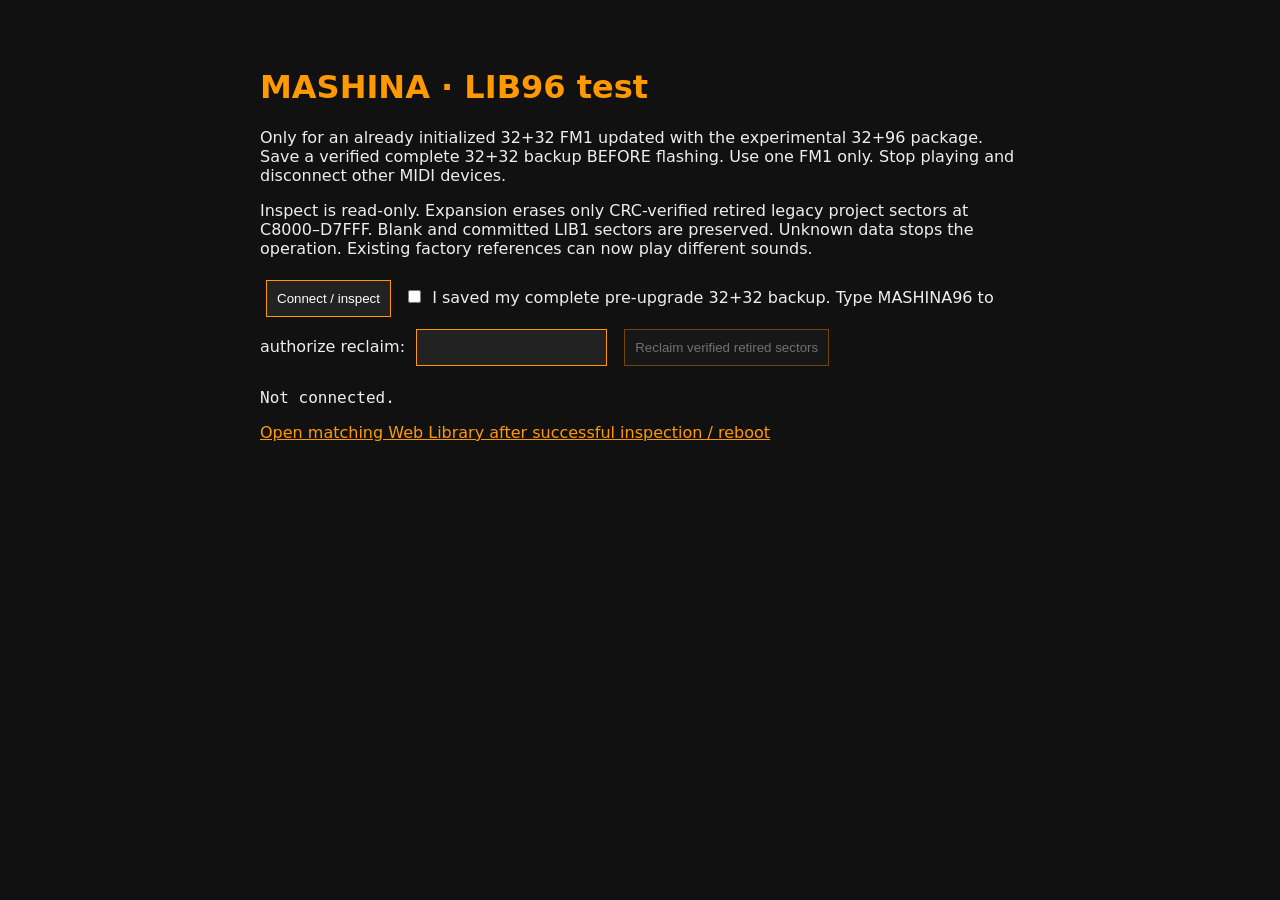
<file: web/lib96-expand.html>
<!doctype html><html lang="en"><meta charset="utf-8"><title>MASHINA LIB96 expansion test</title>
<style>body{background:#111;color:#eee;font:16px system-ui;max-width:760px;margin:35px auto;padding:12px}h1{color:#f90}button,input{padding:10px;margin:6px;background:#222;color:#fff;border:1px solid #f90}pre{white-space:pre-wrap}button:disabled{opacity:.4}</style>
<h1>MASHINA · LIB96 test</h1>
<p>Only for an already initialized 32+32 FM1 updated with the experimental 32+96 package. Save a verified complete 32+32 backup BEFORE flashing. Use one FM1 only. Stop playing and disconnect other MIDI devices.</p>
<p>Inspect is read-only. Expansion erases only CRC-verified retired legacy project sectors at C8000–D7FFF. Blank and committed LIB1 sectors are preserved. Unknown data stops the operation. Existing factory references can now play different sounds.</p>
<button id="inspect">Connect / inspect</button>
<label><input id="backup" type="checkbox"> I saved my complete pre-upgrade 32+32 backup.</label>
<label>Type MASHINA96 to authorize reclaim: <input id="phrase" autocomplete="off"></label>
<button id="apply" disabled>Reclaim verified retired sectors</button>
<pre id="report">Not connected.</pre><a href="index.html" style="color:#f90">Open matching Web Library after successful inspection / reboot</a>
<script type="module">
import {connectLibraryMidi} from "./presets-library-midi.mjs";
const $=id=>document.getElementById(id);
let dev=null,busy=false,eligible=false;
const labels=["blank","committed LIB1","verified retired record","unknown / corrupt","read error"];
function controls(){$("inspect").disabled=busy;$("apply").disabled=busy||!eligible||!dev?.connected||!$("backup").checked||$("phrase").value!=="MASHINA96";}
$("backup").onchange=$("phrase").oninput=controls;
async function scan(){
 const cap=await dev.request(89,[]);
 if(cap.length!==3||cap[1]!==96||cap[2]!==1)throw Error("Expected writable LIB96 on an initialized device. Stop.");
 const r=await dev.request(103,[],{timeout:30000});
 if(r.length!==18)throw Error("Expansion scan refused or unavailable.");
 $("report").textContent=Array.from(r.slice(2),(v,i)=>(0xC8000+i*4096).toString(16).toUpperCase()+": "+(labels[v]??"invalid")).join("\n");
 eligible=r[0]===0&&r.slice(2).includes(2);
 $("report").textContent+="\n\n"+(r[0]!==0?"STOP — unknown, corrupt or conflicting sector. No erases.":eligible?"Verified retired records present. Confirm explicitly to reclaim.":"Expansion is already available. No erase necessary.");
 return r;
}
$("inspect").onclick=async()=>{busy=true;eligible=false;controls();try{dev?.close();dev=await connectLibraryMidi({onDisconnect:()=>{eligible=false;controls();}});await scan();}catch(e){$("report").textContent=e.message;}finally{busy=false;controls();}};
$("apply").onclick=async()=>{if(!eligible||!$("backup").checked||$("phrase").value!=="MASHINA96")return;
 if(!confirm("Erase only verified retired sectors on this ONE FM1? Keep your original backup."))return;
 busy=true;eligible=false;controls();try{const r=await scan();if(r[0]!==0||!r.slice(2).includes(2))throw Error("Preflight changed; stopped without reclaim.");
 const rc=await dev.request(104,[...Array.from("MASHINA96",c=>c.charCodeAt(0)),r[1]],{timeout:90000});
 eligible=false;if(rc.length!==1||rc[0]!==0)throw Error("Reclaim stopped (code "+rc[0]+"). Do not retry automatically.");
 await scan();$("report").textContent+="\nSUCCESS. Disconnect, power-cycle FM1, inspect again, then open Web Library and capture a new complete backup.";
 }catch(e){eligible=false;$("report").textContent+="\nSTOP: "+e.message;}finally{busy=false;controls();}};
</script></html>
</file>
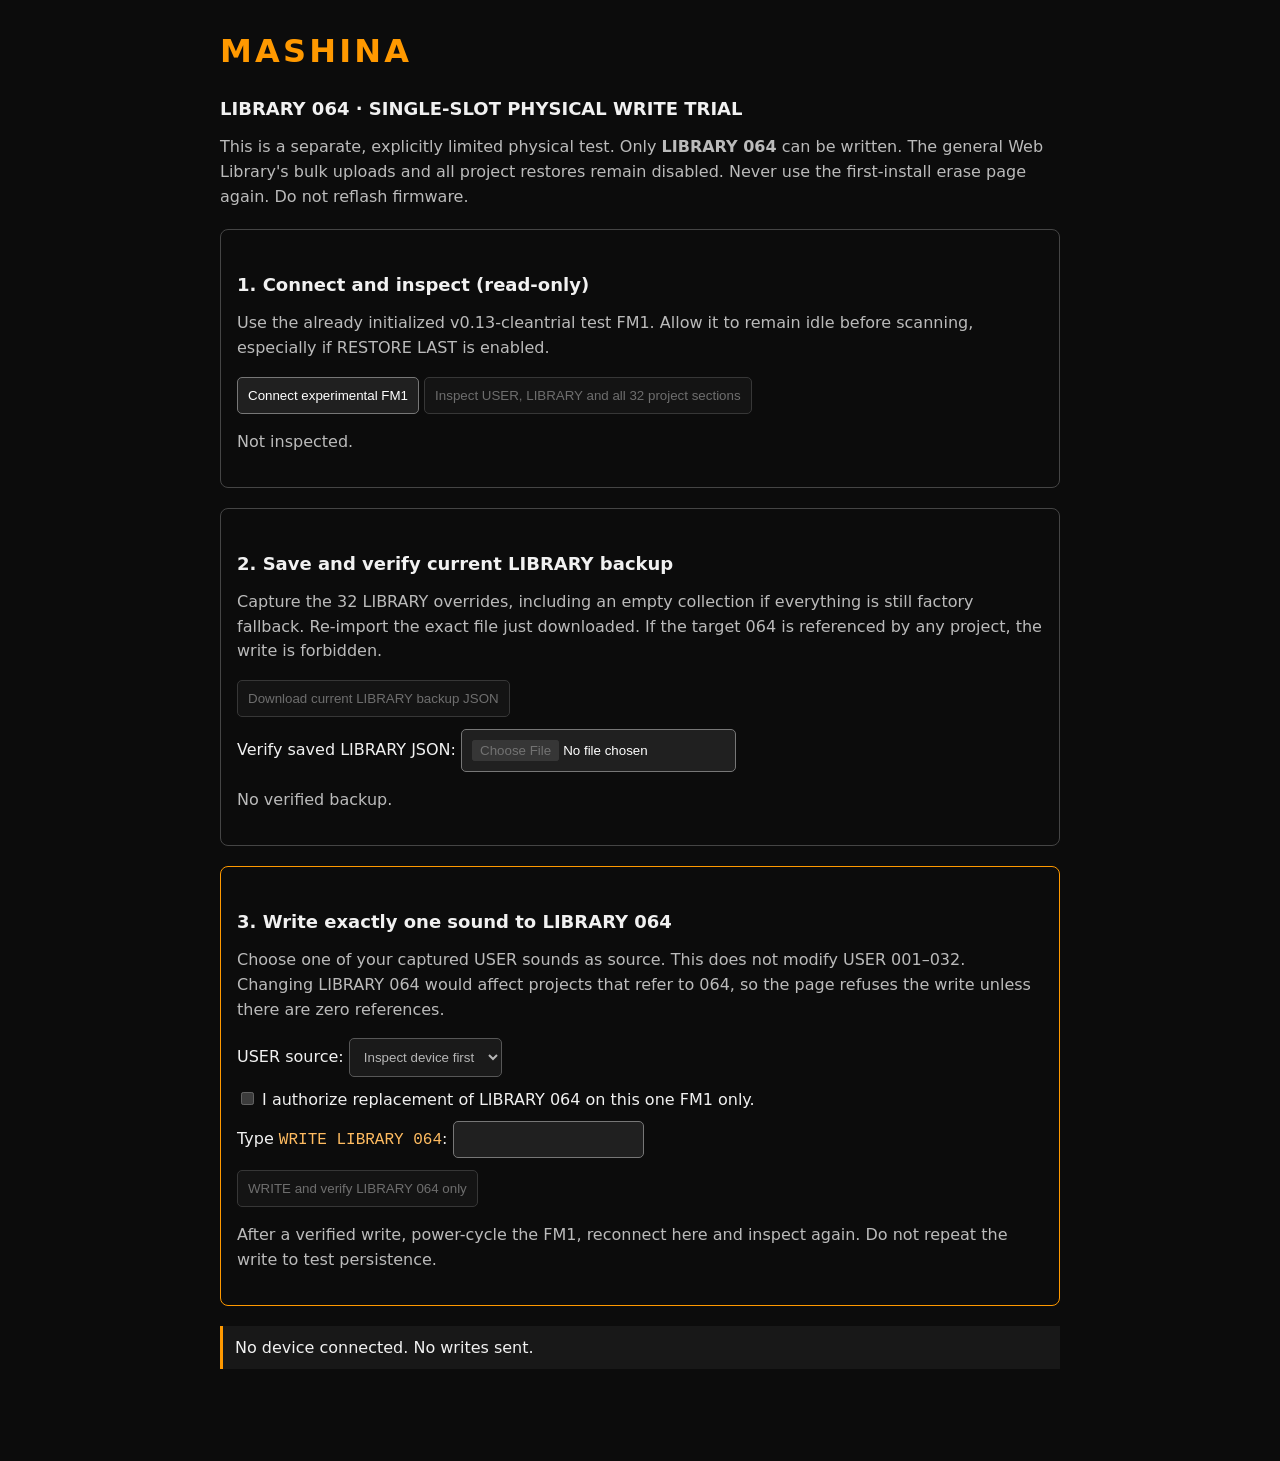
<file: web/library-064-single-write.html>
<!doctype html>
<html lang="en">
<head>
<meta charset="utf-8"><meta name="viewport" content="width=device-width,initial-scale=1">
<title>MASHINA — One-slot LIBRARY 064 physical trial</title>
<style>
:root{color-scheme:dark;font:16px system-ui,sans-serif;background:#0c0c0c;color:#f1f1f1}
body{max-width:840px;margin:32px auto;padding:0 18px 60px}
h1{color:#ff9900;letter-spacing:.1em}h2{font-size:18px;margin-top:28px}
p{line-height:1.55;color:#bbb}button,input,select{padding:10px;background:#202020;color:white;border:1px solid #777;border-radius:5px}
button{cursor:pointer}button:disabled{opacity:.4;cursor:not-allowed}
section{margin:20px 0;border:1px solid #454545;padding:16px;border-radius:8px}
label{display:block;margin:12px 0}.danger{border-color:#ff9900}#status{white-space:pre-wrap;border-left:3px solid #ff9900;padding:12px;background:#181818}
small{color:#aaa}code{color:#ffbc61}
</style>
</head>
<body>
<h1>MASHINA</h1>
<h2>LIBRARY 064 · SINGLE-SLOT PHYSICAL WRITE TRIAL</h2>
<p>This is a separate, explicitly limited physical test. Only <strong>LIBRARY 064</strong> can be written. The general Web Library's bulk uploads and all project restores remain disabled. Never use the first-install erase page again. Do not reflash firmware.</p>
<section>
<h2>1. Connect and inspect (read-only)</h2>
<p>Use the already initialized v0.13-cleantrial test FM1. Allow it to remain idle before scanning, especially if RESTORE LAST is enabled.</p>
<button id="connect">Connect experimental FM1</button>
<button id="scan" disabled>Inspect USER, LIBRARY and all 32 project sections</button>
<p id="scan-details">Not inspected.</p>
</section>
<section>
<h2>2. Save and verify current LIBRARY backup</h2>
<p>Capture the 32 LIBRARY overrides, including an empty collection if everything is still factory fallback. Re-import the exact file just downloaded. If the target 064 is referenced by any project, the write is forbidden.</p>
<button id="backup" disabled>Download current LIBRARY backup JSON</button>
<label>Verify saved LIBRARY JSON: <input id="verify" type="file" accept=".json,application/json" disabled></label>
<p id="backup-status">No verified backup.</p>
</section>
<section class="danger">
<h2>3. Write exactly one sound to LIBRARY 064</h2>
<p>Choose one of your captured USER sounds as source. This does not modify USER 001–032. Changing LIBRARY 064 would affect projects that refer to 064, so the page refuses the write unless there are zero references.</p>
<label>USER source: <select id="source" disabled><option value="">Inspect device first</option></select></label>
<label><input id="ack" type="checkbox" disabled> I authorize replacement of LIBRARY 064 on this one FM1 only.</label>
<label>Type <code>WRITE LIBRARY 064</code>: <input id="phrase" autocomplete="off" disabled></label>
<button id="write" disabled>WRITE and verify LIBRARY 064 only</button>
<p>After a verified write, power-cycle the FM1, reconnect here and inspect again. Do not repeat the write to test persistence.</p>
</section>
<div id="status" role="status">No device connected. No writes sent.</div>
<script type="module">
import {connectLibraryMidi} from "./presets-library-midi.mjs";
import {capability,captureUser,readLibrary,uploadPrepared,libraryBackupFile} from "./presets-library-sync.mjs";
import {parseImportedLibrary,decodeRecord} from "./presets-library-codec.mjs";
import {captureProjectsOnly} from "./full-device-backup.mjs";
import {inspectProjectReferences} from "./projects-library-view.mjs";
const el=id=>document.getElementById(id);
const TARGET=31;
let dev=null,cap=null,user=[],library=[],refs=null,backupText=null,verified=false,busy=false,writeComplete=false;
function say(s){el("status").textContent=s;}
function setUi(){
 el("connect").disabled=busy;
 el("scan").disabled=busy||!dev;
 el("backup").disabled=busy||!dev||!refs;
 el("verify").disabled=busy||!backupText;
 el("source").disabled=busy||!refs||refs.usage[63].length!==0||!user.length||writeComplete;
 el("ack").disabled=busy||!verified||writeComplete;
 el("phrase").disabled=busy||!verified||writeComplete;
 el("write").disabled=busy||!verified||!dev||!cap?.writable||
   !refs||refs.usage[63].length!==0||!el("source").value||
   !el("ack").checked||el("phrase").value!=="WRITE LIBRARY 064"||writeComplete;
}
async function run(fn){
 if(busy)return;
 busy=true;setUi();
 try{await fn();}catch(e){say("STOP — "+e.message+" No retry was attempted.");}
 finally{busy=false;setUi();}
}
function invalidate(){verified=false;backupText=null;refs=null;user=[];library=[];writeComplete=false;
 el("source").replaceChildren(new Option("Inspect device first",""));
 el("ack").checked=false;el("phrase").value="";
 el("backup-status").textContent="No verified backup.";
}
async function inspect(){
 const uc=await captureUser(dev.request);
 const libs=await readLibrary(dev.request);
 const projects=inspectProjectReferences(await captureProjectsOnly(dev.request,dev.name));
 if(projects.usage.length!==64)throw Error("Project reference scan incomplete");
 user=uc;library=libs;refs=projects;verified=false;backupText=null;
 const used=projects.usage[63];
 el("source").replaceChildren(new Option("Choose captured USER sound",""));
 for(const s of uc){
   const o=new Option("USER "+String(s.slot+1).padStart(3,"0")+" — "+s.name,s.slot);
   el("source").add(o);
 }
 el("scan-details").textContent=uc.length+" USER sounds captured; "+libs.length+
   " LIBRARY overrides; 32 sections inspected. LIBRARY 064 references: "+
   (used.length?used.map(x=>"P"+x.project+":"+x.section+"/T"+x.track).join(", "):"none — target eligible");
 el("backup-status").textContent="A new target backup is required before writing.";
 say(used.length?
   "READ ONLY: LIBRARY 064 is referenced by a project. The trial write is BLOCKED. No writes sent.":
   "READ ONLY: all required records and references inspected. Back up the LIBRARY before the write.");
}
el("connect").onclick=()=>run(async()=>{
 dev?.close();dev=null;cap=null;invalidate();
 const d=await connectLibraryMidi();
 try{const c=await capability(d.request);if(!c.writable)throw Error("Firmware does not authorize LIBRARY writes");
   dev=d;cap=c;
 }catch(e){d.close();throw e;}
 say("Connected: "+dev.name+"; LIB32 write capability detected. No writes sent.");
});
el("scan").onclick=()=>run(async()=>{invalidate();await inspect();});
el("backup").onclick=()=>run(async()=>{
 if(!refs||refs.usage[63].length)throw Error("Target must be unused by all projects");
 const current=await readLibrary(dev.request);
 if(JSON.stringify(current)!==JSON.stringify(library))throw Error("LIBRARY changed since inspection. Inspect again.");
 const data=libraryBackupFile(current);
 backupText=JSON.stringify(data);
 verified=false;
 const a=document.createElement("a");
 const url=URL.createObjectURL(new Blob([JSON.stringify(data,null,2)],{type:"application/json"}));
 a.href=url;a.download="mashina-LIBRARY-before-single-slot-trial.json";a.click();
 setTimeout(()=>URL.revokeObjectURL(url),500);
 el("backup-status").textContent="Downloaded backup. Re-import that exact JSON to verify.";
 say("Read-only backup download started. No device writes sent.");
});
el("verify").onchange=e=>run(async()=>{
 const f=e.target.files?.[0];e.target.value="";
 if(!f||!backupText)throw Error("Save a fresh backup first");
 const parsed=JSON.parse(await f.text());
 parseImportedLibrary(parsed);
 if(JSON.stringify(parsed)!==backupText)throw Error("The selected backup differs from the exact current-device snapshot");
 verified=true;el("backup-status").textContent="Offline LIBRARY backup verified.";
 say("Backup verified. One-slot write remains gated by explicit confirmation.");
});
for(const id of ["source","ack","phrase"])el(id).addEventListener("input",setUi);
el("write").onclick=()=>run(async()=>{
 if(!verified||!refs||refs.usage[63].length||!cap?.writable||
   el("phrase").value!=="WRITE LIBRARY 064"||!el("ack").checked)
   throw Error("Authorization/preflight no longer valid");
 const slot=Number(el("source").value);
 const item=user.find(x=>x.slot===slot);
 if(!item)throw Error("No captured source selected");
 const freshUser=await captureUser(dev.request);
 const freshItem=freshUser.find(x=>x.slot===slot);
 if(!freshItem||JSON.stringify(freshItem.recordBytes)!==JSON.stringify(item.recordBytes))
   throw Error("Source USER sound changed since capture — re-inspect");
 const freshLib=await readLibrary(dev.request);
 if(JSON.stringify(freshLib)!==JSON.stringify(library))
   throw Error("LIBRARY changed since backup — re-inspect and re-backup");
 const freshRefs=inspectProjectReferences(await captureProjectsOnly(dev.request,dev.name));
 if(freshRefs.usage[63].length)throw Error("LIBRARY 064 now has project references — write refused");
 if(!confirm("Write "+item.name+" from USER "+String(slot+1).padStart(3,"0")+
              " into LIBRARY 064 on this FM1 only? The USER sound stays intact."))return;
 // Invalidate write authorization before the first possible flash command.
 verified=false;backupText=null;el("ack").checked=false;el("phrase").value="";
 // Exactly one record and exactly one destination, enforced again here.
 const entry={slot:TARGET,recordBytes:item.recordBytes};
 await uploadPrepared(dev.request,cap,[entry]);
 const after=await readLibrary(dev.request);
 const target=after.find(x=>x.slot===TARGET);
 if(!target||JSON.stringify(target.recordBytes)!==JSON.stringify(decodeRecord(Uint8Array.from(item.recordBytes)).recordBytes))
   throw Error("Post-write read-back did not match, do not retry");
 writeComplete=true;
 say("SUCCESS: LIBRARY 064 read-back matches USER "+String(slot+1).padStart(3,"0")+
     " byte-for-byte. No other LIBRARY slots were written. Power-cycle FM1, reconnect, inspect to verify persistence.");
});
setUi();
</script>
</body></html>
</file>
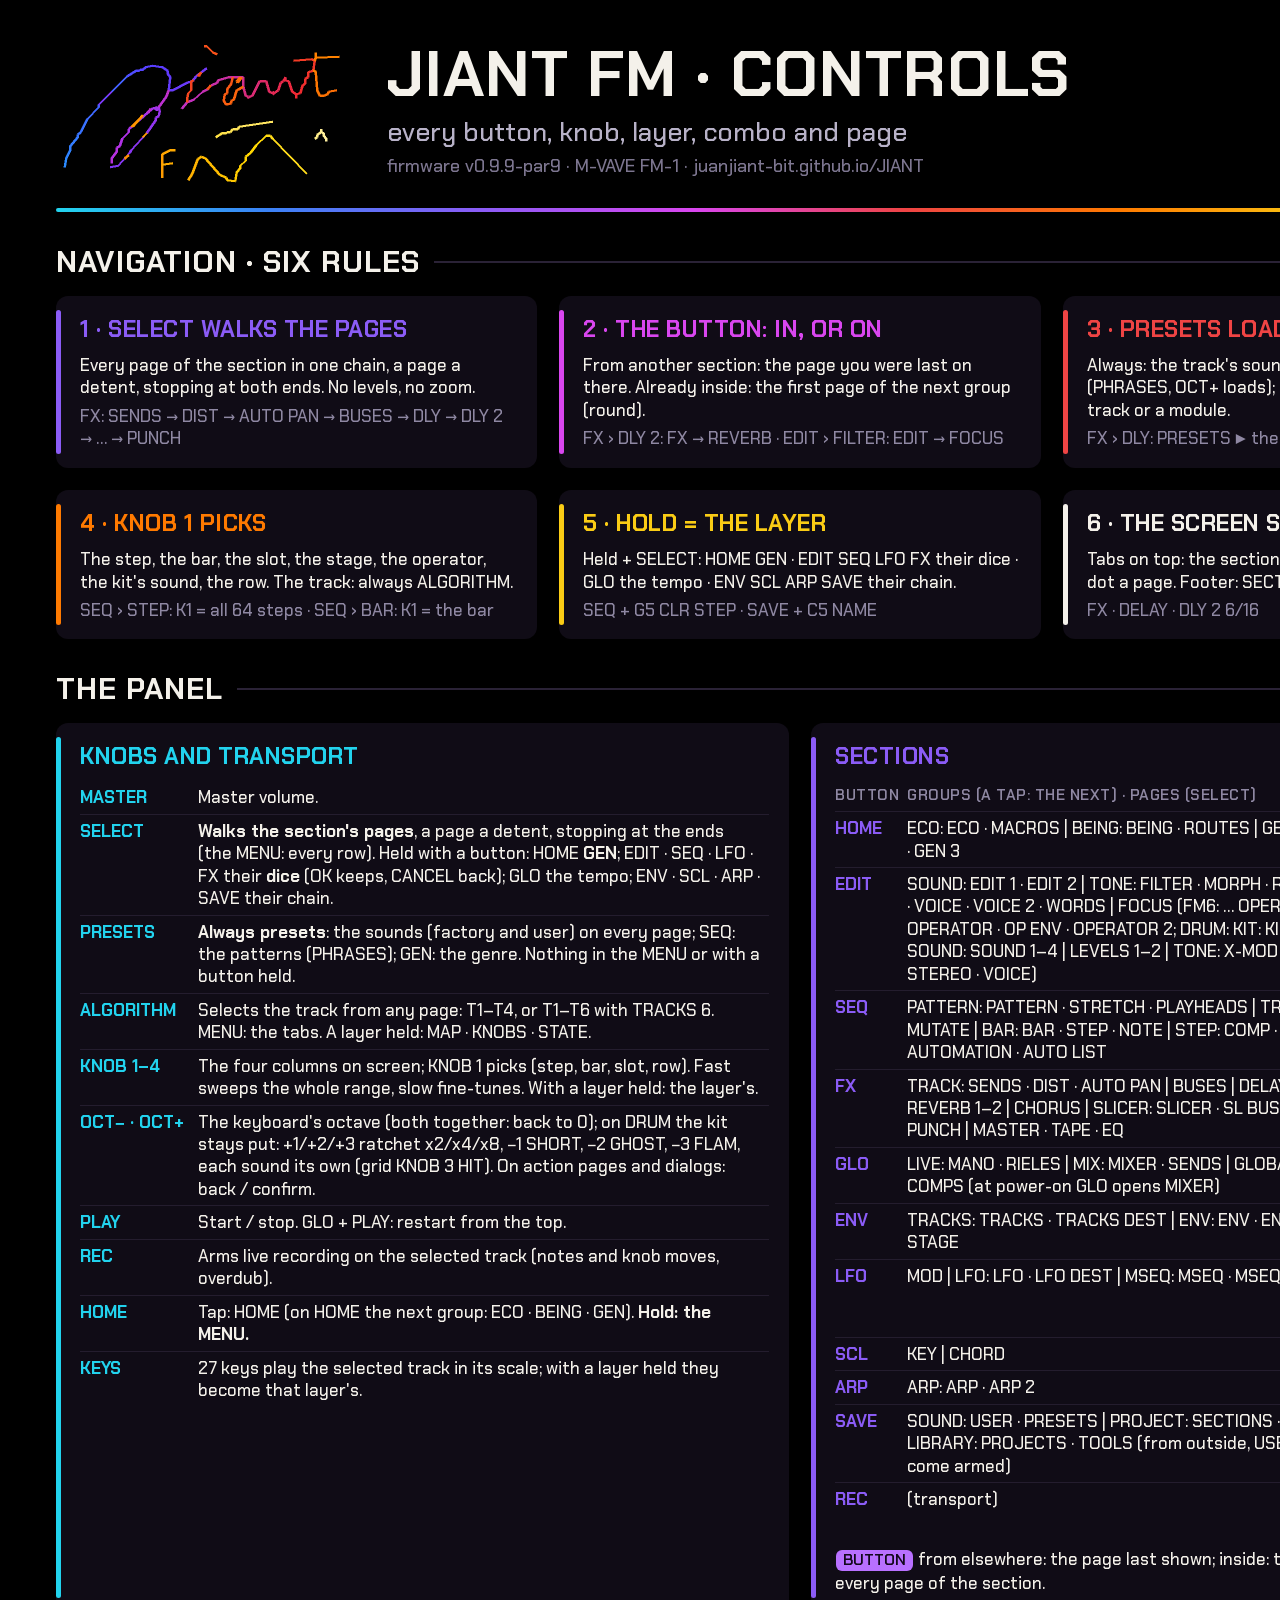
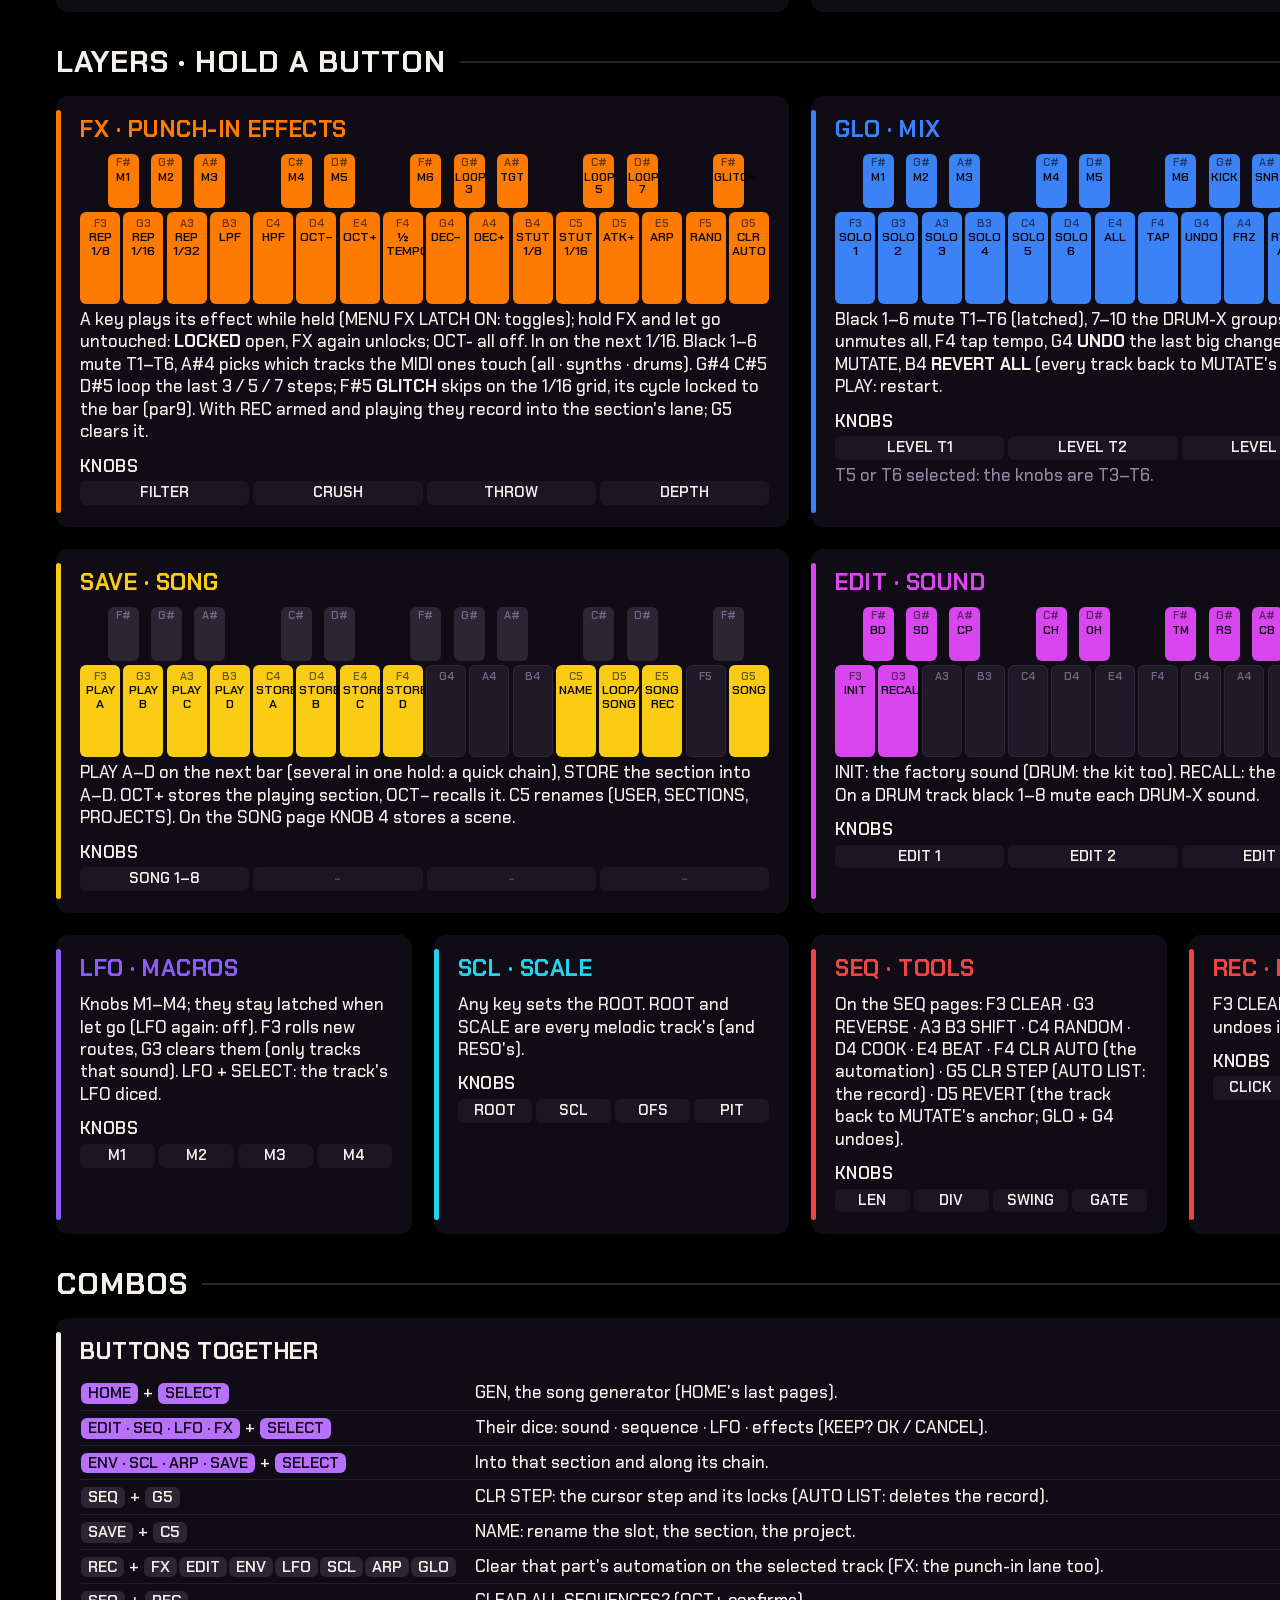
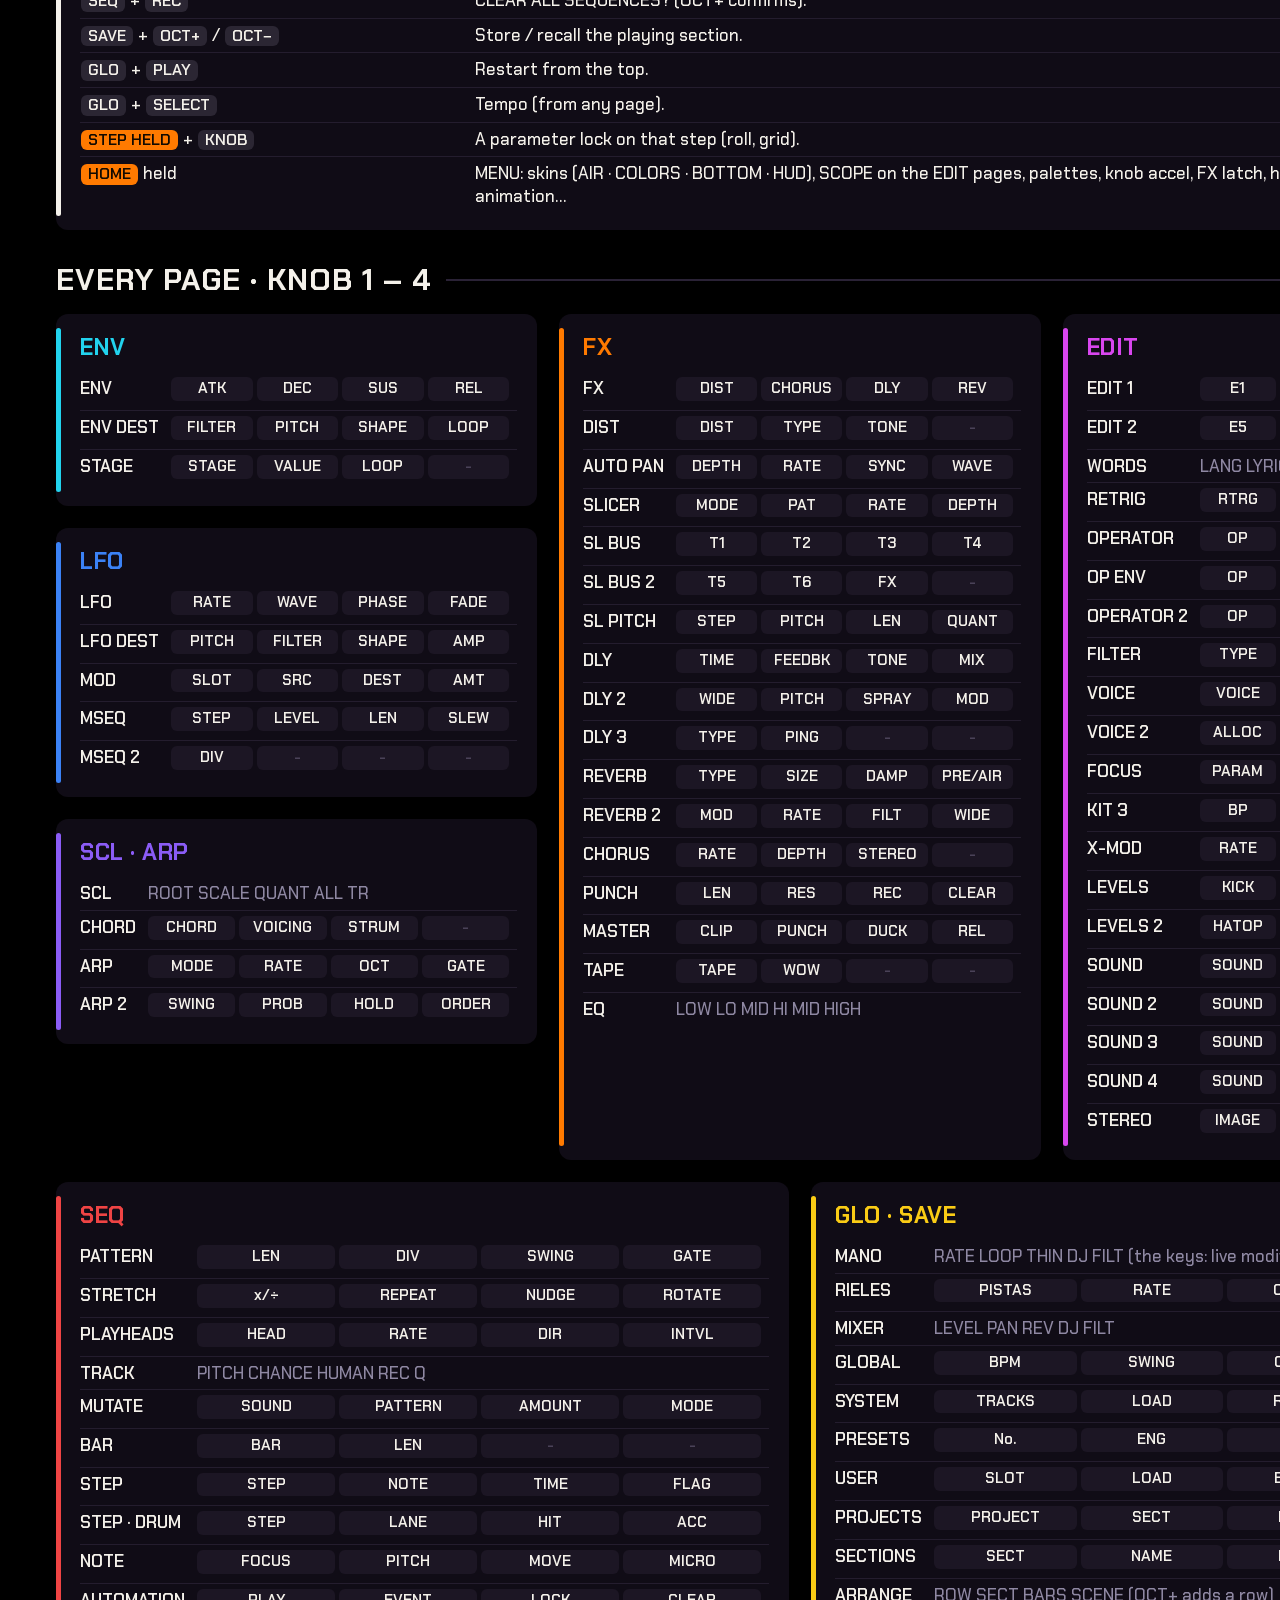
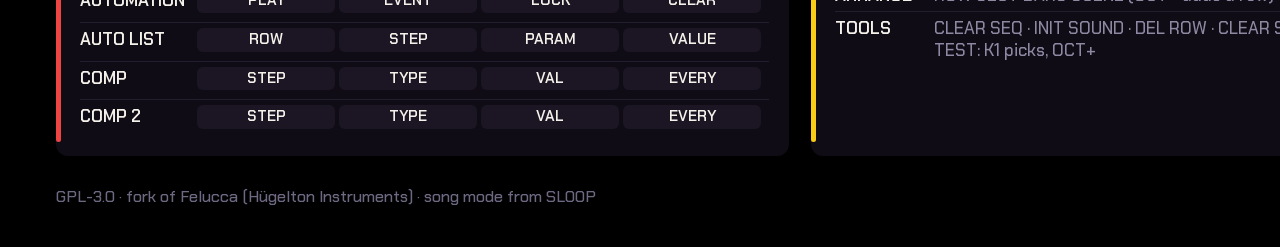
<file: docs/cheatsheet/controls.html>
<!doctype html><html><head><meta charset="utf-8"><title>JIANT FM · CONTROLS</title>
<style>
@font-face { font-family: Chakra; src: url('../../assets/fonts/ChakraPetch-Medium.ttf'); font-weight: 500; }
@font-face { font-family: Chakra; src: url('../../assets/fonts/ChakraPetch-SemiBold.ttf'); font-weight: 600; }
@font-face { font-family: Chakra; src: url('../../assets/fonts/ChakraPetch-Bold.ttf'); font-weight: 700; }
* { box-sizing: border-box; margin: 0; padding: 0; }
html, body { background: #000; }
body { width: 1600px; color: #f4f1ea; font-family: Chakra, sans-serif; font-weight: 500; font-size: 17px;
       line-height: 1.32; padding: 36px 56px 40px; }
header { display: flex; align-items: center; gap: 36px; }
header img { height: 150px; }
header h1 { font-size: 64px; font-weight: 700; letter-spacing: 1px; line-height: 1; }
header h2 { font-size: 26px; font-weight: 500; color: #b8b2c8; margin-top: 8px; }
header .ver { font-size: 18px; color: #7d7690; margin-top: 6px; }
.rule { height: 4px; margin: 22px 0 26px; border-radius: 2px;
        background: linear-gradient(90deg, #22d3ee, #3b82f6, #8b5cf6, #d946ef, #ef4444, #ff7a00, #facc15, #f4f1ea); }
.grid { display: grid; gap: 22px; }
.g2 { grid-template-columns: 1fr 1fr; } .g3 { grid-template-columns: 1fr 1fr 1fr; } .g4 { grid-template-columns: repeat(4, 1fr); }
.card { background: #100c16; border-radius: 12px; padding: 18px 20px 18px 24px; position: relative; }
.card::before { content: ''; position: absolute; left: 0; top: 14px; bottom: 14px; width: 5px; border-radius: 3px;
                background: var(--c); }
.card h3 { font-size: 23px; font-weight: 700; letter-spacing: .5px; color: var(--c); margin-bottom: 10px; }
.card h4 { font-size: 17px; font-weight: 600; color: #f4f1ea; margin: 12px 0 4px; letter-spacing: .4px; }
.sec { font-size: 30px; font-weight: 700; letter-spacing: 1px; margin: 30px 0 14px; display: flex; align-items: center; gap: 14px; }
.sec span { flex: 1; height: 2px; background: #2a2236; }
.k { display: inline-block; background: #2b2633; color: #f4f1ea; border-radius: 6px; padding: 0 7px; margin: 1px 1px;
     font-weight: 600; font-size: .92em; white-space: nowrap; }
.k.a { background: #ff7a00; color: #120a00; } .k.v { background: #b870ff; color: #12081c; }
.dim { color: #8f88a3; }
p + p { margin-top: 6px; }
table { width: 100%; border-collapse: collapse; }
td, th { text-align: left; vertical-align: top; padding: 5px 8px 5px 0; border-bottom: 1px solid #241d2e; }
th { color: #8f88a3; font-weight: 600; font-size: 15px; letter-spacing: .5px; }
tr:last-child td { border-bottom: 0; }
td.n { color: var(--c); font-weight: 700; white-space: nowrap; width: 1%; padding-right: 14px; }
.knobs { display: grid; grid-template-columns: repeat(4, 1fr); gap: 4px; margin-bottom: 4px; }
.col { display: flex; flex-direction: column; gap: 22px; }
.knobs span { background: #1c1624; border-radius: 6px; text-align: center; padding: 2px 0; font-weight: 600; font-size: 15px; }
.knobs span.e { color: #4a4258; }
.pages td.p { white-space: nowrap; width: 1%; padding-right: 12px; font-weight: 600; }
.kb { position: relative; height: 150px; margin: 8px 0 4px; }
.kb .w { position: absolute; bottom: 0; height: 92px; border-radius: 6px; background: #1f1a27; border: 1px solid #2f2839;
         font-size: 12.5px; font-weight: 600; text-align: center; padding: 4px 2px 0; line-height: 1.1; color: #d8d2e4; }
.kb .w b, .kb .b b { display: block; font-size: 11px; color: #6f6882; font-weight: 600; margin-bottom: 2px; }
.kb .b { position: absolute; top: 0; height: 54px; border-radius: 6px; background: #2b2633; font-size: 12px; font-weight: 600;
         text-align: center; padding: 3px 1px 0; line-height: 1.05; color: #f4f1ea; }
.kb .on { background: var(--c); color: #0b0710; border-color: transparent; }
.kb .on b { color: rgba(0, 0, 0, .55); }
footer { margin-top: 30px; color: #6f6882; font-size: 16px; display: flex; justify-content: space-between; }
ul { padding-left: 18px; } li { margin: 2px 0; }
</style></head><body>
<header><img src="signature.png" alt="JIANT FM signature"><div>
<h1>JIANT FM · CONTROLS</h1><h2>every button, knob, layer, combo and page</h2>
<div class="ver">firmware v0.9.9-par9 · M-VAVE FM-1 · juanjiant-bit.github.io/JIANT</div></div></header>
<div class="rule"></div>
<div class="sec">NAVIGATION · SIX RULES<span></span></div><div class="grid g3"><div class="card" style="--c:#8b5cf6" ><h3>1 · SELECT WALKS THE PAGES</h3><p>Every page of the section in one chain, a page a detent, stopping at both ends. No levels, no zoom.</p><p class="dim">FX: SENDS → DIST → AUTO PAN → BUSES → DLY → DLY 2 → … → PUNCH</p></div><div class="card" style="--c:#d946ef" ><h3>2 · THE BUTTON: IN, OR ON</h3><p>From another section: the page you were last on there. Already inside: the first page of the next group (round).</p><p class="dim">FX › DLY 2: FX → REVERB · EDIT › FILTER: EDIT → FOCUS</p></div><div class="card" style="--c:#ef4444" ><h3>3 · PRESETS LOADS PRESETS</h3><p>Always: the track&#x27;s sounds; SEQ the patterns (PHRASES, OCT+ loads); GEN the genre. Never a page, a track or a module.</p><p class="dim">FX › DLY: PRESETS ▶ the next sound</p></div><div class="card" style="--c:#ff7a00" ><h3>4 · KNOB 1 PICKS</h3><p>The step, the bar, the slot, the stage, the operator, the kit&#x27;s sound, the row. The track: always ALGORITHM.</p><p class="dim">SEQ › STEP: K1 = all 64 steps · SEQ › BAR: K1 = the bar</p></div><div class="card" style="--c:#facc15" ><h3>5 · HOLD = THE LAYER</h3><p>Held + SELECT: HOME GEN · EDIT SEQ LFO FX their dice · GLO the tempo · ENV SCL ARP SAVE their chain.</p><p class="dim">SEQ + G5 CLR STEP · SAVE + C5 NAME</p></div><div class="card" style="--c:#f4f1ea" ><h3>6 · THE SCREEN SAYS WHERE</h3><p>Tabs on top: the section&#x27;s groups, the one shown lit, a dot a page. Footer: SECTION · GROUP · page and n/N.</p><p class="dim">FX · DELAY · DLY 2   6/16</p></div></div><div class="sec">THE PANEL<span></span></div><div class="grid g2"><div class="card" style="--c:#22d3ee" ><h3>KNOBS AND TRANSPORT</h3><table><tr><td class="n">MASTER</td><td>Master volume.</td></tr><tr><td class="n">SELECT</td><td><b>Walks the section's pages</b>, a page a detent, stopping at the ends (the MENU: every row). Held with a button: HOME <b>GEN</b>; EDIT · SEQ · LFO · FX their <b>dice</b> (OK keeps, CANCEL back); GLO the tempo; ENV · SCL · ARP · SAVE their chain.</td></tr><tr><td class="n">PRESETS</td><td><b>Always presets</b>: the sounds (factory and user) on every page; SEQ: the patterns (PHRASES); GEN: the genre. Nothing in the MENU or with a button held.</td></tr><tr><td class="n">ALGORITHM</td><td>Selects the track from any page: T1–T4, or T1–T6 with TRACKS 6. MENU: the tabs. A layer held: MAP · KNOBS · STATE.</td></tr><tr><td class="n">KNOB 1–4</td><td>The four columns on screen; KNOB 1 picks (step, bar, slot, row). Fast sweeps the whole range, slow fine-tunes. With a layer held: the layer's.</td></tr><tr><td class="n">OCT− · OCT+</td><td>The keyboard's octave (both together: back to 0); on DRUM the kit stays put: +1/+2/+3 ratchet x2/x4/x8, −1 SHORT, −2 GHOST, −3 FLAM, each sound its own (grid KNOB 3 HIT). On action pages and dialogs: back / confirm.</td></tr><tr><td class="n">PLAY</td><td>Start / stop. GLO + PLAY: restart from the top.</td></tr><tr><td class="n">REC</td><td>Arms live recording on the selected track (notes and knob moves, overdub).</td></tr><tr><td class="n">HOME</td><td>Tap: HOME (on HOME the next group: ECO · BEING · GEN). <b>Hold: the MENU.</b></td></tr><tr><td class="n">KEYS</td><td>27 keys play the selected track in its scale; with a layer held they become that layer's.</td></tr></table></div><div class="card" style="--c:#8b5cf6" ><h3>SECTIONS</h3><table class="pages"><tr><th>BUTTON</th><th>GROUPS (A TAP: THE NEXT) · PAGES (SELECT)</th><th>HOLD</th></tr><tr><td class="n">HOME</td><td>ECO: ECO · MACROS  |  BEING: BEING · ROUTES  |  GEN: GEN 1 · GEN 2 · GEN 3</td><td class="dim">MENU</td></tr><tr><td class="n">EDIT</td><td>SOUND: EDIT 1 · EDIT 2  |  TONE: FILTER · MORPH · RETRIG · ROTOR · VOICE · VOICE 2 · WORDS  |  FOCUS (FM6: … OPERATOR: OPERATOR · OP ENV · OPERATOR 2; DRUM: KIT: KIT · KIT 2 · KIT 3  |  SOUND: SOUND 1–4  |  LEVELS 1–2  |  TONE: X-MOD · FILTER · STEREO · VOICE)</td><td class="dim">INIT · RECALL · sound mutes</td></tr><tr><td class="n">SEQ</td><td>PATTERN: PATTERN · STRETCH · PLAYHEADS  |  TRACK: TRACK · MUTATE  |  BAR: BAR · STEP · NOTE  |  STEP: COMP · COMP 2  |  AUTO: AUTOMATION · AUTO LIST</td><td class="dim">SEQ TOOLS</td></tr><tr><td class="n">FX</td><td>TRACK: SENDS · DIST · AUTO PAN  |  BUSES  |  DELAY: DLY 1–3  |  REVERB 1–2  |  CHORUS  |  SLICER: SLICER · SL BUS 1–2 · SL PITCH  |  PUNCH  |  MASTER · TAPE · EQ</td><td class="dim">PUNCH-IN FX</td></tr><tr><td class="n">GLO</td><td>LIVE: MANO · RIELES  |  MIX: MIXER · SENDS  |  GLOBAL  |  SYSTEM  |  COMPS (at power-on GLO opens MIXER)</td><td class="dim">MUTE · SOLO · LEVEL · TAP</td></tr><tr><td class="n">ENV</td><td>TRACKS: TRACKS · TRACKS DEST  |  ENV: ENV · ENV DEST  |  STAGE</td><td class="dim">—</td></tr><tr><td class="n">LFO</td><td>MOD  |  LFO: LFO · LFO DEST  |  MSEQ: MSEQ · MSEQ 2</td><td class="dim">MACROS M1–M4 (stay latched)</td></tr><tr><td class="n">SCL</td><td>KEY  |  CHORD</td><td class="dim">ROOT by key</td></tr><tr><td class="n">ARP</td><td>ARP: ARP · ARP 2</td><td class="dim">—</td></tr><tr><td class="n">SAVE</td><td>SOUND: USER · PRESETS  |  PROJECT: SECTIONS · ARRANGE  |  LIBRARY: PROJECTS · TOOLS (from outside, USER / SECTIONS come armed)</td><td class="dim">SONG layer · C5 NAME</td></tr><tr><td class="n">REC</td><td>(transport)</td><td class="dim">CLEAR · CLICK</td></tr></table><p style="margin-top:10px"><span class="k v">BUTTON</span> from elsewhere: the page last shown; inside: the next group. <span class="k v">SELECT</span> walks every page of the section.</p></div></div><div class="sec">LAYERS · HOLD A BUTTON<span></span></div><div class="grid g2"><div class="card" style="--c:#ff7a00" ><h3>FX · PUNCH-IN EFFECTS</h3><div class="kb"><div class="w on" style="left:0.0px;width:40.2px"><b>F3</b>REP 1/8</div><div class="w on" style="left:43.2px;width:40.2px"><b>G3</b>REP 1/16</div><div class="w on" style="left:86.5px;width:40.2px"><b>A3</b>REP 1/32</div><div class="w on" style="left:129.8px;width:40.2px"><b>B3</b>LPF</div><div class="w on" style="left:173.0px;width:40.2px"><b>C4</b>HPF</div><div class="w on" style="left:216.2px;width:40.2px"><b>D4</b>OCT−</div><div class="w on" style="left:259.5px;width:40.2px"><b>E4</b>OCT+</div><div class="w on" style="left:302.8px;width:40.2px"><b>F4</b>½ TEMPO</div><div class="w on" style="left:346.0px;width:40.2px"><b>G4</b>DEC−</div><div class="w on" style="left:389.2px;width:40.2px"><b>A4</b>DEC+</div><div class="w on" style="left:432.5px;width:40.2px"><b>B4</b>STUT 1/8</div><div class="w on" style="left:475.8px;width:40.2px"><b>C5</b>STUT 1/16</div><div class="w on" style="left:519.0px;width:40.2px"><b>D5</b>ATK+</div><div class="w on" style="left:562.2px;width:40.2px"><b>E5</b>ARP</div><div class="w on" style="left:605.5px;width:40.2px"><b>F5</b>RAND</div><div class="w on" style="left:648.8px;width:40.2px"><b>G5</b>CLR AUTO</div><div class="b on" style="left:27.7px;width:31.1px"><b>F#</b>M1</div><div class="b on" style="left:70.9px;width:31.1px"><b>G#</b>M2</div><div class="b on" style="left:114.2px;width:31.1px"><b>A#</b>M3</div><div class="b on" style="left:200.7px;width:31.1px"><b>C#</b>M4</div><div class="b on" style="left:243.9px;width:31.1px"><b>D#</b>M5</div><div class="b on" style="left:330.4px;width:31.1px"><b>F#</b>M6</div><div class="b on" style="left:373.7px;width:31.1px"><b>G#</b>LOOP 3</div><div class="b on" style="left:416.9px;width:31.1px"><b>A#</b>TGT</div><div class="b on" style="left:503.4px;width:31.1px"><b>C#</b>LOOP 5</div><div class="b on" style="left:546.7px;width:31.1px"><b>D#</b>LOOP 7</div><div class="b on" style="left:633.2px;width:31.1px"><b>F#</b>GLITCH</div></div><p>A key plays its effect while held (MENU FX LATCH ON: toggles); hold FX and let go untouched: <b>LOCKED</b> open, FX again unlocks; OCT- all off. In on the next 1/16. Black 1–6 mute T1–T6, A#4 picks which tracks the MIDI ones touch (all · synths · drums). G#4 C#5 D#5 loop the last 3 / 5 / 7 steps; F#5 <b>GLITCH</b> skips on the 1/16 grid, its cycle locked to the bar (par9). With REC armed and playing they record into the section's lane; G5 clears it.</p><h4>KNOBS</h4><div class="knobs"><span class="">FILTER</span><span class="">CRUSH</span><span class="">THROW</span><span class="">DEPTH</span></div></div><div class="card" style="--c:#3b82f6" ><h3>GLO · MIX</h3><div class="kb"><div class="w on" style="left:0.0px;width:40.2px"><b>F3</b>SOLO 1</div><div class="w on" style="left:43.2px;width:40.2px"><b>G3</b>SOLO 2</div><div class="w on" style="left:86.5px;width:40.2px"><b>A3</b>SOLO 3</div><div class="w on" style="left:129.8px;width:40.2px"><b>B3</b>SOLO 4</div><div class="w on" style="left:173.0px;width:40.2px"><b>C4</b>SOLO 5</div><div class="w on" style="left:216.2px;width:40.2px"><b>D4</b>SOLO 6</div><div class="w on" style="left:259.5px;width:40.2px"><b>E4</b>ALL</div><div class="w on" style="left:302.8px;width:40.2px"><b>F4</b>TAP</div><div class="w on" style="left:346.0px;width:40.2px"><b>G4</b>UNDO</div><div class="w on" style="left:389.2px;width:40.2px"><b>A4</b>FRZ</div><div class="w on" style="left:432.5px;width:40.2px"><b>B4</b>RVRT ALL</div><div class="w" style="left:475.8px;width:40.2px"><b>C5</b></div><div class="w" style="left:519.0px;width:40.2px"><b>D5</b></div><div class="w" style="left:562.2px;width:40.2px"><b>E5</b></div><div class="w" style="left:605.5px;width:40.2px"><b>F5</b></div><div class="w" style="left:648.8px;width:40.2px"><b>G5</b></div><div class="b on" style="left:27.7px;width:31.1px"><b>F#</b>M1</div><div class="b on" style="left:70.9px;width:31.1px"><b>G#</b>M2</div><div class="b on" style="left:114.2px;width:31.1px"><b>A#</b>M3</div><div class="b on" style="left:200.7px;width:31.1px"><b>C#</b>M4</div><div class="b on" style="left:243.9px;width:31.1px"><b>D#</b>M5</div><div class="b on" style="left:330.4px;width:31.1px"><b>F#</b>M6</div><div class="b on" style="left:373.7px;width:31.1px"><b>G#</b>KICK</div><div class="b on" style="left:416.9px;width:31.1px"><b>A#</b>SNR</div><div class="b on" style="left:503.4px;width:31.1px"><b>C#</b>HAT</div><div class="b on" style="left:546.7px;width:31.1px"><b>D#</b>PERC</div><div class="b" style="left:633.2px;width:31.1px"><b>F#</b></div></div><p>Black 1–6 mute T1–T6 (latched), 7–10 the DRUM-X groups. White: solo while held, E4 unmutes all, F4 tap tempo, G4 <b>UNDO</b> the last big change (again: redo), A4 <b>FREEZE</b> MUTATE, B4 <b>REVERT ALL</b> (every track back to MUTATE's anchor). SELECT: the tempo. PLAY: restart.</p><h4>KNOBS</h4><div class="knobs"><span class="">LEVEL T1</span><span class="">LEVEL T2</span><span class="">LEVEL T3</span><span class="">LEVEL T4</span></div><p class="dim" style="margin-top:4px">T5 or T6 selected: the knobs are T3–T6.</p></div><div class="card" style="--c:#facc15" ><h3>SAVE · SONG</h3><div class="kb"><div class="w on" style="left:0.0px;width:40.2px"><b>F3</b>PLAY A</div><div class="w on" style="left:43.2px;width:40.2px"><b>G3</b>PLAY B</div><div class="w on" style="left:86.5px;width:40.2px"><b>A3</b>PLAY C</div><div class="w on" style="left:129.8px;width:40.2px"><b>B3</b>PLAY D</div><div class="w on" style="left:173.0px;width:40.2px"><b>C4</b>STORE A</div><div class="w on" style="left:216.2px;width:40.2px"><b>D4</b>STORE B</div><div class="w on" style="left:259.5px;width:40.2px"><b>E4</b>STORE C</div><div class="w on" style="left:302.8px;width:40.2px"><b>F4</b>STORE D</div><div class="w" style="left:346.0px;width:40.2px"><b>G4</b></div><div class="w" style="left:389.2px;width:40.2px"><b>A4</b></div><div class="w" style="left:432.5px;width:40.2px"><b>B4</b></div><div class="w on" style="left:475.8px;width:40.2px"><b>C5</b>NAME</div><div class="w on" style="left:519.0px;width:40.2px"><b>D5</b>LOOP/ SONG</div><div class="w on" style="left:562.2px;width:40.2px"><b>E5</b>SONG REC</div><div class="w" style="left:605.5px;width:40.2px"><b>F5</b></div><div class="w on" style="left:648.8px;width:40.2px"><b>G5</b>SONG</div><div class="b" style="left:27.7px;width:31.1px"><b>F#</b></div><div class="b" style="left:70.9px;width:31.1px"><b>G#</b></div><div class="b" style="left:114.2px;width:31.1px"><b>A#</b></div><div class="b" style="left:200.7px;width:31.1px"><b>C#</b></div><div class="b" style="left:243.9px;width:31.1px"><b>D#</b></div><div class="b" style="left:330.4px;width:31.1px"><b>F#</b></div><div class="b" style="left:373.7px;width:31.1px"><b>G#</b></div><div class="b" style="left:416.9px;width:31.1px"><b>A#</b></div><div class="b" style="left:503.4px;width:31.1px"><b>C#</b></div><div class="b" style="left:546.7px;width:31.1px"><b>D#</b></div><div class="b" style="left:633.2px;width:31.1px"><b>F#</b></div></div><p>PLAY A–D on the next bar (several in one hold: a quick chain), STORE the section into A–D. OCT+ stores the playing section, OCT− recalls it. C5 renames (USER, SECTIONS, PROJECTS). On the SONG page KNOB 4 stores a scene.</p><h4>KNOBS</h4><div class="knobs"><span class="">SONG 1–8</span><span class="e">-</span><span class="e">-</span><span class="e">-</span></div></div><div class="card" style="--c:#d946ef" ><h3>EDIT · SOUND</h3><div class="kb"><div class="w on" style="left:0.0px;width:40.2px"><b>F3</b>INIT</div><div class="w on" style="left:43.2px;width:40.2px"><b>G3</b>RECALL</div><div class="w" style="left:86.5px;width:40.2px"><b>A3</b></div><div class="w" style="left:129.8px;width:40.2px"><b>B3</b></div><div class="w" style="left:173.0px;width:40.2px"><b>C4</b></div><div class="w" style="left:216.2px;width:40.2px"><b>D4</b></div><div class="w" style="left:259.5px;width:40.2px"><b>E4</b></div><div class="w" style="left:302.8px;width:40.2px"><b>F4</b></div><div class="w" style="left:346.0px;width:40.2px"><b>G4</b></div><div class="w" style="left:389.2px;width:40.2px"><b>A4</b></div><div class="w" style="left:432.5px;width:40.2px"><b>B4</b></div><div class="w" style="left:475.8px;width:40.2px"><b>C5</b></div><div class="w" style="left:519.0px;width:40.2px"><b>D5</b></div><div class="w" style="left:562.2px;width:40.2px"><b>E5</b></div><div class="w" style="left:605.5px;width:40.2px"><b>F5</b></div><div class="w" style="left:648.8px;width:40.2px"><b>G5</b></div><div class="b on" style="left:27.7px;width:31.1px"><b>F#</b>BD</div><div class="b on" style="left:70.9px;width:31.1px"><b>G#</b>SD</div><div class="b on" style="left:114.2px;width:31.1px"><b>A#</b>CP</div><div class="b on" style="left:200.7px;width:31.1px"><b>C#</b>CH</div><div class="b on" style="left:243.9px;width:31.1px"><b>D#</b>OH</div><div class="b on" style="left:330.4px;width:31.1px"><b>F#</b>TM</div><div class="b on" style="left:373.7px;width:31.1px"><b>G#</b>RS</div><div class="b on" style="left:416.9px;width:31.1px"><b>A#</b>CB</div><div class="b" style="left:503.4px;width:31.1px"><b>C#</b></div><div class="b" style="left:546.7px;width:31.1px"><b>D#</b></div><div class="b" style="left:633.2px;width:31.1px"><b>F#</b></div></div><p>INIT: the factory sound (DRUM: the kit too). RECALL: the sound stored in the section. On a DRUM track black 1–8 mute each DRUM-X sound.</p><h4>KNOBS</h4><div class="knobs"><span class="">EDIT 1</span><span class="">EDIT 2</span><span class="">EDIT 3</span><span class="">EDIT 4</span></div></div></div><div class="grid g4" style="margin-top:22px"><div class="card" style="--c:#8b5cf6" ><h3>LFO · MACROS</h3><p>Knobs M1–M4; they stay latched when let go (LFO again: off). F3 rolls new routes, G3 clears them (only tracks that sound). LFO + SELECT: the track&#x27;s LFO diced.</p><h4>KNOBS</h4><div class="knobs"><span class="">M1</span><span class="">M2</span><span class="">M3</span><span class="">M4</span></div></div><div class="card" style="--c:#22d3ee" ><h3>SCL · SCALE</h3><p>Any key sets the ROOT. ROOT and SCALE are every melodic track&#x27;s (and RESO&#x27;s).</p><h4>KNOBS</h4><div class="knobs"><span class="">ROOT</span><span class="">SCL</span><span class="">OFS</span><span class="">PIT</span></div></div><div class="card" style="--c:#ef4444" ><h3>SEQ · TOOLS</h3><p>On the SEQ pages: F3 CLEAR · G3 REVERSE · A3 B3 SHIFT · C4 RANDOM · D4 COOK · E4 BEAT · F4 CLR AUTO (the automation) · G5 CLR STEP (AUTO LIST: the record) · D5 REVERT (the track back to MUTATE&#x27;s anchor; GLO + G4 undoes).</p><h4>KNOBS</h4><div class="knobs"><span class="">LEN</span><span class="">DIV</span><span class="">SWING</span><span class="">GATE</span></div></div><div class="card" style="--c:#ef4444" ><h3>REC · RECORD</h3><p>F3 CLEAR the track (at once; GLO + G4 undoes it), G3 the metronome CLICK.</p><h4>KNOBS</h4><div class="knobs"><span class="">CLICK</span><span class="e">-</span><span class="e">-</span><span class="e">-</span></div></div></div><div class="sec">COMBOS<span></span></div><div class="card" style="--c:#f4f1ea" ><h3>BUTTONS TOGETHER</h3><table><tr><td style="white-space:nowrap;width:1%;padding-right:18px"><span class="k v">HOME</span> + <span class="k v">SELECT</span></td><td>GEN, the song generator (HOME's last pages).</td></tr><tr><td style="white-space:nowrap;width:1%;padding-right:18px"><span class="k v">EDIT · SEQ · LFO · FX</span> + <span class="k v">SELECT</span></td><td>Their dice: sound · sequence · LFO · effects (KEEP? OK / CANCEL).</td></tr><tr><td style="white-space:nowrap;width:1%;padding-right:18px"><span class="k v">ENV · SCL · ARP · SAVE</span> + <span class="k v">SELECT</span></td><td>Into that section and along its chain.</td></tr><tr><td style="white-space:nowrap;width:1%;padding-right:18px"><span class="k ">SEQ</span> + <span class="k ">G5</span></td><td>CLR STEP: the cursor step and its locks (AUTO LIST: deletes the record).</td></tr><tr><td style="white-space:nowrap;width:1%;padding-right:18px"><span class="k ">SAVE</span> + <span class="k ">C5</span></td><td>NAME: rename the slot, the section, the project.</td></tr><tr><td style="white-space:nowrap;width:1%;padding-right:18px"><span class="k ">REC</span> + <span class="k ">FX</span><span class="k ">EDIT</span><span class="k ">ENV</span><span class="k ">LFO</span><span class="k ">SCL</span><span class="k ">ARP</span><span class="k ">GLO</span></td><td>Clear that part's automation on the selected track (FX: the punch-in lane too).</td></tr><tr><td style="white-space:nowrap;width:1%;padding-right:18px"><span class="k ">SEQ</span> + <span class="k ">REC</span></td><td>CLEAR ALL SEQUENCES? (OCT+ confirms).</td></tr><tr><td style="white-space:nowrap;width:1%;padding-right:18px"><span class="k ">SAVE</span> + <span class="k ">OCT+</span> / <span class="k ">OCT−</span></td><td>Store / recall the playing section.</td></tr><tr><td style="white-space:nowrap;width:1%;padding-right:18px"><span class="k ">GLO</span> + <span class="k ">PLAY</span></td><td>Restart from the top.</td></tr><tr><td style="white-space:nowrap;width:1%;padding-right:18px"><span class="k ">GLO</span> + <span class="k ">SELECT</span></td><td>Tempo (from any page).</td></tr><tr><td style="white-space:nowrap;width:1%;padding-right:18px"><span class="k a">STEP HELD</span> + <span class="k ">KNOB</span></td><td>A parameter lock on that step (roll, grid).</td></tr><tr><td style="white-space:nowrap;width:1%;padding-right:18px"><span class="k a">HOME</span> held</td><td>MENU: skins (AIR · COLORS · BOTTOM · HUD), SCOPE on the EDIT pages, palettes, knob accel, FX latch, hold time, USB level, animation…</td></tr></table></div><div class="sec">EVERY PAGE · KNOB 1 – 4<span></span></div><div class="grid g3"><div class="col"><div class="card" style="--c:#22d3ee" ><h3>ENV</h3><table class="pages"><tr><td class="p">ENV</td><td><div class="knobs"><span class="">ATK</span><span class="">DEC</span><span class="">SUS</span><span class="">REL</span></div></td></tr><tr><td class="p">ENV DEST</td><td><div class="knobs"><span class="">FILTER</span><span class="">PITCH</span><span class="">SHAPE</span><span class="">LOOP</span></div></td></tr><tr><td class="p">STAGE</td><td><div class="knobs"><span class="">STAGE</span><span class="">VALUE</span><span class="">LOOP</span><span class="e">-</span></div></td></tr></table></div><div class="card" style="--c:#3b82f6" ><h3>LFO</h3><table class="pages"><tr><td class="p">LFO</td><td><div class="knobs"><span class="">RATE</span><span class="">WAVE</span><span class="">PHASE</span><span class="">FADE</span></div></td></tr><tr><td class="p">LFO DEST</td><td><div class="knobs"><span class="">PITCH</span><span class="">FILTER</span><span class="">SHAPE</span><span class="">AMP</span></div></td></tr><tr><td class="p">MOD</td><td><div class="knobs"><span class="">SLOT</span><span class="">SRC</span><span class="">DEST</span><span class="">AMT</span></div></td></tr><tr><td class="p">MSEQ</td><td><div class="knobs"><span class="">STEP</span><span class="">LEVEL</span><span class="">LEN</span><span class="">SLEW</span></div></td></tr><tr><td class="p">MSEQ 2</td><td><div class="knobs"><span class="">DIV</span><span class="e">-</span><span class="e">-</span><span class="e">-</span></div></td></tr></table></div><div class="card" style="--c:#8b5cf6" ><h3>SCL · ARP</h3><table class="pages"><tr><td class="p">SCL</td><td><span class="dim">ROOT SCALE QUANT ALL TR</span></td></tr><tr><td class="p">CHORD</td><td><div class="knobs"><span class="">CHORD</span><span class="">VOICING</span><span class="">STRUM</span><span class="e">-</span></div></td></tr><tr><td class="p">ARP</td><td><div class="knobs"><span class="">MODE</span><span class="">RATE</span><span class="">OCT</span><span class="">GATE</span></div></td></tr><tr><td class="p">ARP 2</td><td><div class="knobs"><span class="">SWING</span><span class="">PROB</span><span class="">HOLD</span><span class="">ORDER</span></div></td></tr></table></div></div><div class="card" style="--c:#ff7a00" ><h3>FX</h3><table class="pages"><tr><td class="p">FX</td><td><div class="knobs"><span class="">DIST</span><span class="">CHORUS</span><span class="">DLY</span><span class="">REV</span></div></td></tr><tr><td class="p">DIST</td><td><div class="knobs"><span class="">DIST</span><span class="">TYPE</span><span class="">TONE</span><span class="e">-</span></div></td></tr><tr><td class="p">AUTO PAN</td><td><div class="knobs"><span class="">DEPTH</span><span class="">RATE</span><span class="">SYNC</span><span class="">WAVE</span></div></td></tr><tr><td class="p">SLICER</td><td><div class="knobs"><span class="">MODE</span><span class="">PAT</span><span class="">RATE</span><span class="">DEPTH</span></div></td></tr><tr><td class="p">SL BUS</td><td><div class="knobs"><span class="">T1</span><span class="">T2</span><span class="">T3</span><span class="">T4</span></div></td></tr><tr><td class="p">SL BUS 2</td><td><div class="knobs"><span class="">T5</span><span class="">T6</span><span class="">FX</span><span class="e">-</span></div></td></tr><tr><td class="p">SL PITCH</td><td><div class="knobs"><span class="">STEP</span><span class="">PITCH</span><span class="">LEN</span><span class="">QUANT</span></div></td></tr><tr><td class="p">DLY</td><td><div class="knobs"><span class="">TIME</span><span class="">FEEDBK</span><span class="">TONE</span><span class="">MIX</span></div></td></tr><tr><td class="p">DLY 2</td><td><div class="knobs"><span class="">WIDE</span><span class="">PITCH</span><span class="">SPRAY</span><span class="">MOD</span></div></td></tr><tr><td class="p">DLY 3</td><td><div class="knobs"><span class="">TYPE</span><span class="">PING</span><span class="e">-</span><span class="e">-</span></div></td></tr><tr><td class="p">REVERB</td><td><div class="knobs"><span class="">TYPE</span><span class="">SIZE</span><span class="">DAMP</span><span class="">PRE/AIR</span></div></td></tr><tr><td class="p">REVERB 2</td><td><div class="knobs"><span class="">MOD</span><span class="">RATE</span><span class="">FILT</span><span class="">WIDE</span></div></td></tr><tr><td class="p">CHORUS</td><td><div class="knobs"><span class="">RATE</span><span class="">DEPTH</span><span class="">STEREO</span><span class="e">-</span></div></td></tr><tr><td class="p">PUNCH</td><td><div class="knobs"><span class="">LEN</span><span class="">RES</span><span class="">REC</span><span class="">CLEAR</span></div></td></tr><tr><td class="p">MASTER</td><td><div class="knobs"><span class="">CLIP</span><span class="">PUNCH</span><span class="">DUCK</span><span class="">REL</span></div></td></tr><tr><td class="p">TAPE</td><td><div class="knobs"><span class="">TAPE</span><span class="">WOW</span><span class="e">-</span><span class="e">-</span></div></td></tr><tr><td class="p">EQ</td><td><span class="dim">LOW LO MID HI MID HIGH</span></td></tr></table></div><div class="card" style="--c:#d946ef" ><h3>EDIT</h3><table class="pages"><tr><td class="p">EDIT 1</td><td><div class="knobs"><span class="">E1</span><span class="">E2</span><span class="">E3</span><span class="">E4</span></div></td></tr><tr><td class="p">EDIT 2</td><td><div class="knobs"><span class="">E5</span><span class="">E6</span><span class="">E7</span><span class="">E8</span></div></td></tr><tr><td class="p">WORDS</td><td><span class="dim">LANG LYRIC POS (OCT+ TYPE)</span></td></tr><tr><td class="p">RETRIG</td><td><div class="knobs"><span class="">RTRG</span><span class="e">-</span><span class="e">-</span><span class="e">-</span></div></td></tr><tr><td class="p">OPERATOR</td><td><div class="knobs"><span class="">OP</span><span class="">RATIO</span><span class="">FINE</span><span class="">LEVEL</span></div></td></tr><tr><td class="p">OP ENV</td><td><div class="knobs"><span class="">OP</span><span class="">STAGE</span><span class="">RATE</span><span class="">LEVEL</span></div></td></tr><tr><td class="p">OPERATOR 2</td><td><div class="knobs"><span class="">OP</span><span class="">MODE</span><span class="">DETUNE</span><span class="">VEL</span></div></td></tr><tr><td class="p">FILTER</td><td><div class="knobs"><span class="">TYPE</span><span class="">CUT</span><span class="">RES</span><span class="">DRIVE</span></div></td></tr><tr><td class="p">VOICE</td><td><div class="knobs"><span class="">VOICE</span><span class="">GLIDE</span><span class="">MODE</span><span class="">PRIO</span></div></td></tr><tr><td class="p">VOICE 2</td><td><div class="knobs"><span class="">ALLOC</span><span class="">DETUNE</span><span class="e">-</span><span class="e">-</span></div></td></tr><tr><td class="p">FOCUS</td><td><div class="knobs"><span class="">PARAM</span><span class="">VALUE</span><span class="">SRC</span><span class="">AMT</span></div></td></tr><tr><td class="p">KIT 3</td><td><div class="knobs"><span class="">BP</span><span class="">FEEDBK</span><span class="">HANDS</span><span class="e">-</span></div></td></tr><tr><td class="p">X-MOD</td><td><div class="knobs"><span class="">RATE</span><span class="">DEPTH</span><span class="">SHAPE</span><span class="">RAND</span></div></td></tr><tr><td class="p">LEVELS</td><td><div class="knobs"><span class="">KICK</span><span class="">SNARE</span><span class="">CLAP</span><span class="">HATCL</span></div></td></tr><tr><td class="p">LEVELS 2</td><td><div class="knobs"><span class="">HATOP</span><span class="">TOM</span><span class="">RIM</span><span class="">BELL</span></div></td></tr><tr><td class="p">SOUND</td><td><div class="knobs"><span class="">SOUND</span><span class="">SIDE</span><span class="">PITCH</span><span class="">PMOD</span></div></td></tr><tr><td class="p">SOUND 2</td><td><div class="knobs"><span class="">SOUND</span><span class="">DECAY</span><span class="">NOISE</span><span class="">COLOR</span></div></td></tr><tr><td class="p">SOUND 3</td><td><div class="knobs"><span class="">SOUND</span><span class="">MODE</span><span class="">PM.TYPE</span><span class="">DRIVE</span></div></td></tr><tr><td class="p">SOUND 4</td><td><div class="knobs"><span class="">SOUND</span><span class="">LAYER</span><span class="">FEEDBK</span><span class="">SEND</span></div></td></tr><tr><td class="p">STEREO</td><td><div class="knobs"><span class="">IMAGE</span><span class="e">-</span><span class="e">-</span><span class="e">-</span></div></td></tr></table></div></div><div class="grid g2" style="margin-top:22px"><div class="card" style="--c:#ef4444" ><h3>SEQ</h3><table class="pages"><tr><td class="p">PATTERN</td><td><div class="knobs"><span class="">LEN</span><span class="">DIV</span><span class="">SWING</span><span class="">GATE</span></div></td></tr><tr><td class="p">STRETCH</td><td><div class="knobs"><span class="">x/÷</span><span class="">REPEAT</span><span class="">NUDGE</span><span class="">ROTATE</span></div></td></tr><tr><td class="p">PLAYHEADS</td><td><div class="knobs"><span class="">HEAD</span><span class="">RATE</span><span class="">DIR</span><span class="">INTVL</span></div></td></tr><tr><td class="p">TRACK</td><td><span class="dim">PITCH CHANCE HUMAN REC Q</span></td></tr><tr><td class="p">MUTATE</td><td><div class="knobs"><span class="">SOUND</span><span class="">PATTERN</span><span class="">AMOUNT</span><span class="">MODE</span></div></td></tr><tr><td class="p">BAR</td><td><div class="knobs"><span class="">BAR</span><span class="">LEN</span><span class="e">-</span><span class="e">-</span></div></td></tr><tr><td class="p">STEP</td><td><div class="knobs"><span class="">STEP</span><span class="">NOTE</span><span class="">TIME</span><span class="">FLAG</span></div></td></tr><tr><td class="p">STEP · DRUM</td><td><div class="knobs"><span class="">STEP</span><span class="">LANE</span><span class="">HIT</span><span class="">ACC</span></div></td></tr><tr><td class="p">NOTE</td><td><div class="knobs"><span class="">FOCUS</span><span class="">PITCH</span><span class="">MOVE</span><span class="">MICRO</span></div></td></tr><tr><td class="p">AUTOMATION</td><td><div class="knobs"><span class="">PLAY</span><span class="">EVENT</span><span class="">LOCK</span><span class="">CLEAR</span></div></td></tr><tr><td class="p">AUTO LIST</td><td><div class="knobs"><span class="">ROW</span><span class="">STEP</span><span class="">PARAM</span><span class="">VALUE</span></div></td></tr><tr><td class="p">COMP</td><td><div class="knobs"><span class="">STEP</span><span class="">TYPE</span><span class="">VAL</span><span class="">EVERY</span></div></td></tr><tr><td class="p">COMP 2</td><td><div class="knobs"><span class="">STEP</span><span class="">TYPE</span><span class="">VAL</span><span class="">EVERY</span></div></td></tr></table></div><div class="card" style="--c:#facc15" ><h3>GLO · SAVE</h3><table class="pages"><tr><td class="p">MANO</td><td><span class="dim">RATE LOOP THIN DJ FILT (the keys: live modifiers)</span></td></tr><tr><td class="p">RIELES</td><td><div class="knobs"><span class="">PISTAS</span><span class="">RATE</span><span class="">CORTE</span><span class="">DENS</span></div></td></tr><tr><td class="p">MIXER</td><td><span class="dim">LEVEL PAN REV DJ FILT</span></td></tr><tr><td class="p">GLOBAL</td><td><div class="knobs"><span class="">BPM</span><span class="">SWING</span><span class="">CLOCK</span><span class="">TUNE</span></div></td></tr><tr><td class="p">SYSTEM</td><td><div class="knobs"><span class="">TRACKS</span><span class="">LOAD</span><span class="">ROUTE</span><span class="">CPU</span></div></td></tr><tr><td class="p">PRESETS</td><td><div class="knobs"><span class="">No.</span><span class="">ENG</span><span class="">FAV</span><span class="">LIST</span></div></td></tr><tr><td class="p">USER</td><td><div class="knobs"><span class="">SLOT</span><span class="">LOAD</span><span class="">ERASE</span><span class="">SAVE</span></div></td></tr><tr><td class="p">PROJECTS</td><td><div class="knobs"><span class="">PROJECT</span><span class="">SECT</span><span class="">LOAD</span><span class="">SAVE</span></div></td></tr><tr><td class="p">SECTIONS</td><td><div class="knobs"><span class="">SECT</span><span class="">NAME</span><span class="">LOAD</span><span class="">SAVE</span></div></td></tr><tr><td class="p">ARRANGE</td><td><span class="dim">ROW SECT BARS SCENE (OCT+ adds a row)</span></td></tr><tr><td class="p">TOOLS</td><td><span class="dim">CLEAR SEQ · INIT SOUND · DEL ROW · CLEAR SONG · NEW PROJECT · CPU TEST: K1 picks, OCT+</span></td></tr></table></div></div>
<footer><span>GPL-3.0 · fork of Felucca (Hügelton Instruments) · song mode from SLOOP</span>
<span>JIANT FM v0.9.9-par9</span></footer>
</body></html>
</file>
<file: web/library/style.css>
:root{color-scheme:dark;--orange:#ff9900;--border:#303030;--dim:#999}*{box-sizing:border-box}body{margin:0;background:#080808;color:#eee;font:14px/1.5 Arial,sans-serif}button,input,select{font:inherit}button{cursor:pointer}button:disabled{opacity:.4;cursor:not-allowed}a{color:inherit}.shell{max-width:1440px;margin:auto;padding:0 24px}.masthead{height:95px;display:flex;justify-content:space-between;align-items:center;border-bottom:1px solid var(--border)}.brand{text-decoration:none;display:flex;flex-direction:column;line-height:1.15}.brand span{font-size:29px;font-weight:900;color:var(--orange);letter-spacing:.1em}.brand small{font-weight:700;letter-spacing:.1em}.mast-right{display:flex;flex-direction:column;text-align:right;font-size:11px;letter-spacing:.1em}.demo,.eyebrow{color:var(--orange)}.notice{background:#21190e;border:1px solid #75521c;border-radius:8px;padding:12px 16px;display:flex;gap:14px;margin:18px 0}.notice-icon{font-weight:900;color:var(--orange)}.notice>div{display:flex;gap:12px;flex-wrap:wrap}.notice span:last-child{color:#dac39f;font-size:12px}.tabs{display:flex;border-bottom:1px solid #333;margin-bottom:26px;gap:9px}.tab{border:0;border-bottom:3px solid transparent;background:transparent;color:#888;padding:17px 15px;font-weight:700}.tab span{margin-left:8px}.tab.active{color:#fff;border-color:var(--orange)}.panel{display:none}.panel.active{display:block}.section-heading{display:flex;justify-content:space-between;align-items:flex-end;margin-bottom:22px;gap:15px}.section-heading h1{font-size:28px;margin:0}.section-heading p,.muted{color:#aaa}.section-heading p{margin:5px 0 0}.meta-pills{display:flex;gap:8px}.pill{border:1px solid #444;padding:8px;color:#aaa;border-radius:5px;white-space:nowrap;font-size:11px}.pill b{font-size:16px;color:#fff}.pill.orange{color:var(--orange)}.layout-device,.collection-layout,.project-layout{display:grid;grid-template-columns:minmax(0,1fr) 320px;gap:19px}.main-card,.side-card{border:1px solid var(--border);border-radius:9px;background:#121212;min-width:0}.main-card{overflow:hidden}.side-stack{display:flex;flex-direction:column;gap:15px}.side-card{padding:20px}.side-card.accent{background:#17130c;border-color:#674713}.side-card h2,.side-card h3{margin:7px 0}.side-card h3{font-size:19px}.side-card p{color:#999}.eyebrow{font-size:10px;font-weight:800;letter-spacing:.15em}.slot-hero{font-size:50px;font-weight:900;color:var(--orange)}.hr{height:1px;background:#333;margin:17px 0}.toolbar{display:flex;gap:9px;padding:14px;border-bottom:1px solid #333;flex-wrap:wrap;align-items:center}.toolbar input[type=search]{min-width:160px;flex:1}input,select{background:#202020;color:#eee;border:1px solid #444;border-radius:5px;padding:9px;min-width:0}.primary,.ghost{border:1px solid #555;border-radius:5px;padding:10px 12px;background:#282828;color:#fff;font-size:11px;font-weight:700}.primary{background:var(--orange);border-color:var(--orange);color:#000}.danger{color:#ffaaa2}.full{width:100%;margin-top:9px}.stack-buttons{display:flex;flex-direction:column;gap:9px}.inline{display:flex;gap:8px;margin:10px 0}.inline input{max-width:90px}.spaced{margin-top:12px}.tiny{font-size:11px;color:#777}.table-heading,.slot-row{display:grid;grid-template-columns:65px minmax(0,1.5fr) 80px 125px 22px;gap:9px;padding:0 13px;align-items:center}.table-heading{height:40px;border-bottom:1px solid #343434;font-size:10px;letter-spacing:.08em;color:#777}.slot-list{max-height:640px;overflow:auto}.slot-row{min-height:41px;border-bottom:1px solid #272727;cursor:pointer}.slot-row:nth-child(even),.collection-row:nth-child(even),.track-row:nth-child(even){background:#181818}.slot-row:hover{background:#272727}.slot-row.active{box-shadow:inset 3px 0 var(--orange);background:#2a241a}.slot-row.drop-target{outline:2px dashed var(--orange);outline-offset:-3px}.index{font:700 12px monospace;color:#aaa}.sound-name{font-weight:700;overflow:hidden;text-overflow:ellipsis;white-space:nowrap}.active .sound-name,.active .index{color:var(--orange)}.empty-name{color:#777;font-style:italic}.engine-tag{color:#aaa;font-size:11px}.use-tag{color:var(--orange);font:11px monospace}.row-action{background:transparent;border:0;color:#666}.table-foot{display:flex;justify-content:space-between;gap:12px;padding:12px;font-size:11px;color:#888}.countline{display:flex;justify-content:space-between;margin:15px 0}.countline strong{color:var(--orange)}.collected,.collection-row{grid-template-columns:55px minmax(0,1.5fr) 90px minmax(0,1fr) 18px}.collection-list{min-height:400px;max-height:600px;overflow:auto}.collection-row{display:grid;gap:9px;align-items:center;padding:10px 13px;border-bottom:1px solid #303030}.collection-row span{overflow:hidden;text-overflow:ellipsis;white-space:nowrap}.collection-row input{accent-color:var(--orange)}.source-item{border-bottom:1px solid #333;padding:8px 0}.placeholder{padding:50px 20px;text-align:center;color:#888}.project-summary{padding:20px;border-bottom:1px solid #333}.project-summary h2{font-size:23px;margin:8px 0}.project-summary p{color:#aaa}.trackhead,.track-row{grid-template-columns:65px 125px minmax(0,1fr) 90px}.track-row{display:grid;gap:10px;align-items:center;padding:10px 15px;border-bottom:1px solid #333}.track-row input{max-width:90px}.project-foot{padding:14px;color:#777}.toast{position:fixed;bottom:22px;right:22px;max-width:420px;padding:14px;background:#292929;border:1px solid #96621a;border-radius:8px;opacity:0;pointer-events:none}.toast.show{opacity:1}footer{color:#777;border-top:1px solid #333;margin:35px 0;padding:20px 0;font-size:10px;letter-spacing:.07em;display:flex;justify-content:space-between}dialog{background:#181818;color:#fff;border:1px solid #555;border-radius:9px;max-width:430px;padding:24px}dialog::backdrop{background:#000b}.dialog-actions{display:flex;justify-content:flex-end;gap:9px;margin-top:25px}@media(max-width:850px){.layout-device,.collection-layout,.project-layout{grid-template-columns:1fr}.side-stack{display:grid;grid-template-columns:repeat(auto-fit,minmax(245px,1fr))}.section-heading{flex-direction:column;align-items:flex-start}.shell{padding:0 12px}}@media(max-width:560px){.brand span{font-size:21px}.brand small{font-size:9px}.mast-right .phase{display:none}.tab{padding:10px 6px;font-size:10px}.tab span{margin-left:2px}.table-heading,.slot-row{grid-template-columns:40px minmax(0,1fr) 42px 80px 14px;gap:5px;padding:0 6px;font-size:10px}.use-tag,.engine-tag{font-size:9px}.collected,.collection-row{grid-template-columns:28px minmax(0,1fr) 42px 75px 0;gap:4px}.trackhead,.track-row{grid-template-columns:35px 80px minmax(0,1fr) 45px;gap:5px}}
.usage-text{font:13px/1.9 monospace;color:#ff9900;overflow-wrap:anywhere;white-space:normal}
</file>
